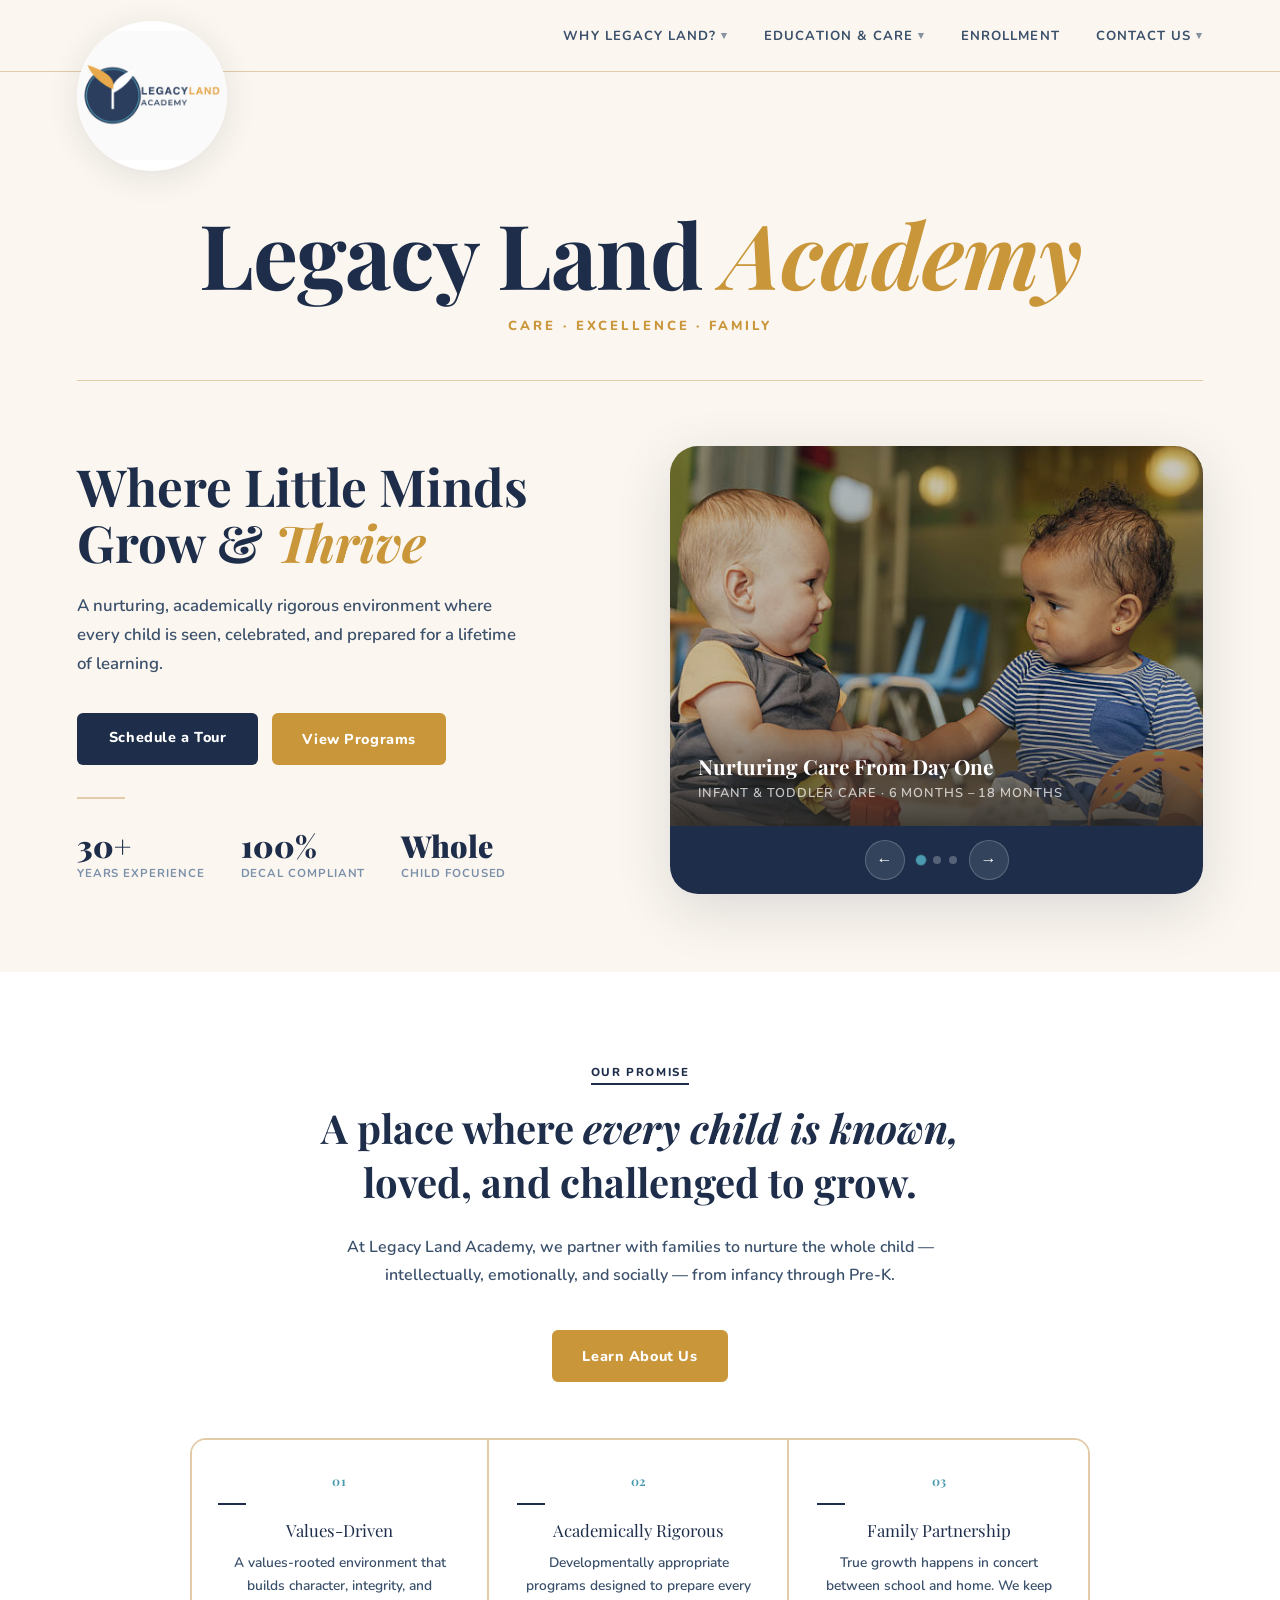
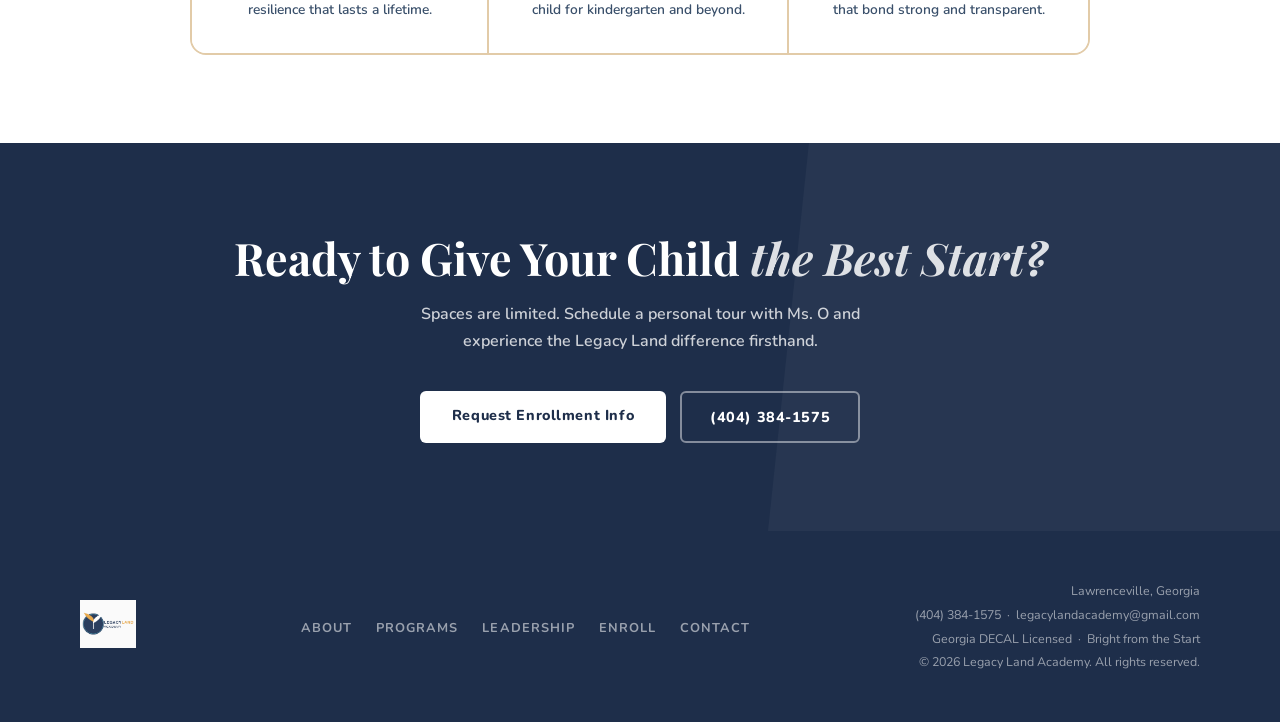
<file: index.html>
<!DOCTYPE html>
<html lang="en">
<head>
<meta charset="UTF-8">
<meta name="viewport" content="width=device-width, initial-scale=1.0">
<meta name="description" content="Legacy Land Academy is a nurturing, DECAL-licensed daycare and preschool in Lawrenceville, Georgia serving children ages 6 months through 5 years.">
<title>Legacy Land Academy – Daycare &amp; Preschool</title>
<link href="https://fonts.googleapis.com/css2?family=Nunito:wght@400;600;700;800;900&family=Playfair+Display:ital,wght@0,700;0,900;1,700&display=swap" rel="stylesheet">
<link rel="stylesheet" href="styles.css">
<link rel="icon" href="images/logo.png" type="image/png">
<style>
  /* ── HOMEPAGE-SPECIFIC ── */

  /* HERO */
  .hero {
    min-height: 100vh;
    display: flex;
    flex-direction: column;
    padding: 90px 6% 70px;
    background: var(--cream);
  }

  /* Brand title strip */
  .hero-brand {
    padding: 44px 0 44px;
    border-bottom: 1px solid var(--tan);
    margin-bottom: 56px;
    animation: fadeUp 0.6s ease both;
    text-align: center;
  }

  .hero-brand-title {
    font-family: 'Playfair Display', serif;
    font-size: clamp(3.2rem, 7vw, 6rem);
    line-height: 1.05; color: #1E2E4A;
    margin-bottom: 14px;
    letter-spacing: -0.01em;
  }

  .hero-brand-title em { font-style: italic; color: #C9963A; }

  .hero-brand-sub {
    font-size: 0.82rem; font-weight: 800;
    text-transform: uppercase; letter-spacing: 0.22em;
    color: var(--gold);
  }

  /* Two-column row */
  .hero-body-row {
    display: grid;
    grid-template-columns: 1fr 1fr;
    gap: 60px;
    align-items: center;
    flex: 1;
  }

  .hero-title {
    font-family: 'Playfair Display', serif;
    font-size: clamp(2.2rem, 4vw, 3.4rem);
    line-height: 1.1; color: var(--charcoal);
    margin-bottom: 20px;
    animation: fadeUp 0.7s ease 0.1s both;
  }

  .hero-title em { font-style: italic; color: var(--gold); }

  .hero-body {
    font-size: 1.05rem; color: var(--charcoal-mid);
    line-height: 1.75; font-weight: 600;
    max-width: 440px; margin-bottom: 34px;
    animation: fadeUp 0.7s ease 0.2s both;
  }

  .hero-actions {
    display: flex; gap: 14px; flex-wrap: wrap;
    animation: fadeUp 0.7s ease 0.3s both;
  }

  .hero-divider {
    width: 48px; height: 2px;
    background: var(--tan); margin: 32px 0;
    animation: fadeUp 0.7s ease 0.35s both;
  }

  .hero-stats {
    display: flex; gap: 36px; flex-wrap: wrap;
    animation: fadeUp 0.7s ease 0.4s both;
  }

  .stat-num {
    font-family: 'Playfair Display', serif;
    font-size: 1.9rem; font-weight: 900;
    color: var(--green); display: block; line-height: 1;
  }

  .stat-label {
    font-size: 0.72rem; color: var(--charcoal-light);
    font-weight: 700; text-transform: uppercase;
    letter-spacing: 0.08em; margin-top: 4px; display: block;
  }

  /* Carousel in hero */
  .hero-carousel {
    border-radius: var(--radius-lg);
    overflow: hidden;
    box-shadow: var(--shadow-float);
    animation: fadeUp 0.8s ease 0.15s both;
  }

  .hero-carousel .carousel-track-wrap { overflow: hidden; }

  .hero-carousel .carousel-track {
    display: flex;
    transition: transform 0.55s cubic-bezier(0.45,0,0.15,1);
  }

  .hero-carousel .carousel-slide {
    min-width: 100%; height: 380px;
    position: relative; flex-shrink: 0;
  }

  .hero-carousel .carousel-slide img {
    width: 100%; height: 100%; object-fit: cover;
    display: block; filter: brightness(0.78);
  }

  .hero-carousel .carousel-caption {
    position: absolute; bottom: 0; left: 0; right: 0;
    padding: 50px 28px 24px;
    background: linear-gradient(to top, rgba(46,42,37,0.82) 0%, transparent 100%);
    color: #fff;
  }

  .hero-carousel .carousel-caption h3 {
    font-family: 'Playfair Display', serif;
    font-size: 1.3rem; margin-bottom: 4px;
  }

  .hero-carousel .carousel-caption p {
    font-size: 0.8rem; opacity: 0.72; font-weight: 600;
    text-transform: uppercase; letter-spacing: 0.07em;
  }

  .hero-carousel .carousel-controls {
    display: flex; justify-content: center; align-items: center;
    gap: 12px; padding: 14px;
    background: var(--charcoal);
  }

  .carousel-btn {
    background: rgba(255,255,255,0.1);
    border: 1px solid rgba(255,255,255,0.2);
    color: #fff; width: 36px; height: 36px;
    border-radius: 50%; cursor: pointer; font-size: 0.95rem;
    transition: background 0.2s;
    display: flex; align-items: center; justify-content: center;
  }
  .carousel-btn:hover { background: var(--green); border-color: var(--green); }

  .carousel-dots { display: flex; gap: 8px; }

  .carousel-dot {
    width: 7px; height: 7px; border-radius: 50%;
    background: rgba(255,255,255,0.25); cursor: pointer;
    transition: background 0.2s, transform 0.2s;
    border: none;
  }
  .carousel-dot.active { background: var(--green-light); transform: scale(1.3); }

  @keyframes fadeUp {
    from { opacity: 0; transform: translateY(20px); }
    to { opacity: 1; transform: none; }
  }

  @media (max-width: 900px) {
    .hero-body-row { grid-template-columns: 1fr; gap: 40px; }
    .hero-carousel .carousel-slide { height: 280px; }
  }

  /* CAROUSEL */
  .carousel-section { background: var(--charcoal); padding: 0; overflow: hidden; }

  .carousel-track-wrap { overflow: hidden; position: relative; }

  .carousel-track {
    display: flex;
    transition: transform 0.55s cubic-bezier(0.45,0,0.15,1);
  }

  .carousel-slide {
    min-width: 100%; height: 480px;
    position: relative; flex-shrink: 0;
  }

  .carousel-slide img {
    width: 100%; height: 100%; object-fit: cover;
    display: block; filter: brightness(0.75);
  }

  .carousel-caption {
    position: absolute; bottom: 0; left: 0; right: 0;
    padding: 60px 8% 40px;
    background: linear-gradient(to top, rgba(46,42,37,0.82) 0%, transparent 100%);
    color: #fff;
  }

  .carousel-caption h3 {
    font-family: 'Playfair Display', serif;
    font-size: 1.6rem; margin-bottom: 6px;
  }

  .carousel-caption p {
    font-size: 0.88rem; opacity: 0.75; font-weight: 600;
    text-transform: uppercase; letter-spacing: 0.08em;
  }

  .carousel-controls {
    display: flex; justify-content: center; align-items: center;
    gap: 12px; padding: 20px;
    background: var(--charcoal);
  }

  .carousel-btn {
    background: rgba(255,255,255,0.1);
    border: 1px solid rgba(255,255,255,0.2);
    color: #fff; width: 40px; height: 40px;
    border-radius: 50%; cursor: pointer; font-size: 1rem;
    transition: background 0.2s;
    display: flex; align-items: center; justify-content: center;
  }
  .carousel-btn:hover { background: var(--green); border-color: var(--green); }

  .carousel-dots { display: flex; gap: 8px; }

  .carousel-dot {
    width: 8px; height: 8px; border-radius: 50%;
    background: rgba(255,255,255,0.25); cursor: pointer;
    transition: background 0.2s, transform 0.2s;
    border: none;
  }
  .carousel-dot.active { background: var(--green-light); transform: scale(1.3); }

  /* SLOGAN */
  .slogan-section {
    padding: 88px 6%;
    background: var(--white);
    text-align: center;
  }

  .slogan-main {
    font-family: 'Playfair Display', serif;
    font-size: clamp(1.7rem, 3.2vw, 2.5rem);
    color: var(--charcoal); line-height: 1.35;
    max-width: 780px; margin: 0 auto 24px;
  }

  .slogan-main em { color: var(--green); font-style: italic; }

  .slogan-body {
    font-size: 1rem; color: var(--charcoal-mid);
    max-width: 620px; margin: 0 auto 40px;
    line-height: 1.78; font-weight: 600;
  }

  .slogan-pillars {
    display: grid; grid-template-columns: repeat(3,1fr);
    gap: 2px; border: 2px solid var(--tan);
    border-radius: var(--radius); overflow: hidden;
    max-width: 900px; margin: 48px auto 0;
  }

  .slogan-pillar {
    padding: 32px 26px;
    background: var(--white);
    border-right: 2px solid var(--tan);
    transition: background 0.22s;
  }
  .slogan-pillar:last-child { border-right: none; }
  .slogan-pillar:hover { background: var(--green-pale); }

  .pillar-num {
    font-family: 'Playfair Display', serif;
    font-size: 0.78rem; font-weight: 700;
    color: var(--tan-dark); letter-spacing: 0.06em;
    margin-bottom: 14px; display: block;
  }

  .pillar-rule {
    width: 28px; height: 2px;
    background: var(--green); margin-bottom: 14px; display: block;
    transition: width 0.3s;
  }
  .slogan-pillar:hover .pillar-rule { width: 48px; }

  .pillar-name {
    font-family: 'Playfair Display', serif;
    font-size: 1.05rem; color: var(--charcoal);
    margin-bottom: 10px;
  }

  .pillar-text {
    font-size: 0.86rem; color: var(--charcoal-mid);
    line-height: 1.7; font-weight: 600;
  }

  /* TESTIMONIALS */
  .testimonials-section {
    padding: 88px 6%;
    background: var(--cream);
  }

  .t-carousel { margin-top: 48px; }

  .t-track {
    display: grid;
    grid-template-columns: repeat(3, 1fr);
    gap: 28px;
  }

  .t-controls {
    display: flex; justify-content: center; align-items: center;
    gap: 16px; margin-top: 36px;
  }

  .t-btn {
    background: var(--green-pale);
    border: 1px solid var(--tan);
    color: var(--green);
    width: 40px; height: 40px;
    border-radius: 50%; cursor: pointer; font-size: 1rem;
    display: flex; align-items: center; justify-content: center;
    transition: background 0.2s;
  }
  .t-btn:hover { background: var(--green); color: #fff; }

  .t-dots { display: flex; gap: 8px; }

  .t-dot {
    width: 8px; height: 8px; border-radius: 50%;
    background: var(--tan); cursor: pointer; border: none;
    transition: background 0.2s, transform 0.2s;
  }
  .t-dot.active { background: var(--green); transform: scale(1.3); }

  @media (max-width: 900px) {
    .t-track { grid-template-columns: 1fr; }
  }

  .testimonials-grid {
    display: grid; grid-template-columns: repeat(3,1fr); gap: 28px;
    margin-top: 0;
  }

  .testimonial-card {
    background: var(--white);
    border-radius: var(--radius);
    border: 1px solid var(--tan);
    box-shadow: var(--shadow-soft);
    padding: 32px 28px;
    transition: transform 0.3s, box-shadow 0.3s;
    display: flex; flex-direction: column; gap: 20px;
  }

  .testimonial-card:hover {
    transform: translateY(-4px);
    box-shadow: var(--shadow-card);
  }

  .testimonial-stars { color: var(--gold); font-size: 1rem; letter-spacing: 2px; }

  .testimonial-quote {
    font-family: 'Playfair Display', serif;
    font-size: 1rem; font-style: italic;
    color: var(--charcoal); line-height: 1.65;
  }

  .testimonial-author {
    display: flex; align-items: center; gap: 14px;
    margin-top: auto;
  }

  .author-avatar {
    width: 42px; height: 42px; border-radius: 50%;
    background: var(--green-pale);
    display: flex; align-items: center; justify-content: center;
    font-family: 'Playfair Display', serif;
    font-size: 1rem; color: var(--green); font-weight: 900;
    flex-shrink: 0;
  }

  .author-name { font-weight: 800; font-size: 0.88rem; color: var(--charcoal); display: block; }
  .author-role { font-size: 0.75rem; color: var(--charcoal-light); font-weight: 600; }

  /* ENROLL CTA */
  .enroll-cta {
    background: var(--green);
    padding: 88px 6%;
    text-align: center;
    position: relative; overflow: hidden;
  }

  .enroll-cta::before {
    content: '';
    position: absolute; right: 0; top: 0; bottom: 0;
    width: 40%;
    background: rgba(255,255,255,0.04);
    clip-path: polygon(8% 0%, 100% 0%, 100% 100%, 0% 100%);
  }

  .enroll-inner { position: relative; z-index: 2; }

  .enroll-title {
    font-family: 'Playfair Display', serif;
    font-size: clamp(2rem, 3.5vw, 2.8rem);
    color: #fff; margin-bottom: 16px; line-height: 1.2;
  }

  .enroll-title em { font-style: italic; opacity: 0.85; }

  .enroll-sub {
    color: rgba(255,255,255,0.78);
    font-size: 1rem; font-weight: 600;
    max-width: 520px; margin: 0 auto 36px; line-height: 1.7;
  }

  .enroll-actions { display: flex; gap: 14px; justify-content: center; flex-wrap: wrap; }

  .btn-enroll {
    background: #fff; color: var(--green);
    padding: 14px 32px; border-radius: 6px;
    font-weight: 800; font-size: 0.9rem;
    text-decoration: none; letter-spacing: 0.04em;
    transition: background 0.2s, transform 0.2s;
    display: inline-block;
  }
  .btn-enroll:hover { background: var(--cream); transform: translateY(-2px); }

  .btn-call {
    background: transparent; color: #fff;
    padding: 14px 28px; border-radius: 6px;
    font-weight: 800; font-size: 0.9rem;
    text-decoration: none; letter-spacing: 0.04em;
    border: 2px solid rgba(255,255,255,0.45);
    transition: border-color 0.2s, transform 0.2s;
    display: inline-block;
  }
  .btn-call:hover { border-color: #fff; transform: translateY(-2px); }

  /* RESPONSIVE */
  @media (max-width: 768px) {
    .slogan-pillars { grid-template-columns: 1fr; }
    .testimonials-grid { grid-template-columns: 1fr; }
    .carousel-slide { height: 320px; }
  }

  @media (max-width: 600px) {
    .hero { padding: 76px 6% 50px; }
    .hero-brand { padding: 28px 0; margin-bottom: 36px; }
    .hero-stats { gap: 24px; }
    .hero-carousel .carousel-slide { height: 220px; }
    .enroll-actions { flex-direction: column; align-items: stretch; }
    .enroll-actions a { text-align: center; }
  }
</style>
</head>
<body class="page-body">
<script src="nav.js"></script>

<!-- HERO -->
<section class="hero">

  <!-- Academy title under navbar -->
  <div class="hero-brand">
    <h1 class="hero-brand-title">Legacy Land <em>Academy</em></h1>
    <span class="hero-brand-sub">Care · Excellence · Family</span>
  </div>

  <!-- Two-column body -->
  <div class="hero-body-row">
    <div class="hero-content">
      <h2 class="hero-title">Where Little Minds<br>Grow &amp; <em>Thrive</em></h2>
      <p class="hero-body">
        A nurturing, academically rigorous environment where every child is seen, celebrated, and prepared for a lifetime of learning.
      </p>
      <div class="hero-actions">
        <a href="request-info.html" class="btn-primary">Schedule a Tour</a>
        <a href="programs.html" class="btn-outline">View Programs</a>
      </div>
      <div class="hero-divider"></div>
      <div class="hero-stats">
        <div class="stat-item">
          <span class="stat-num">30+</span>
          <span class="stat-label">Years Experience</span>
        </div>
        <div class="stat-item">
          <span class="stat-num">100%</span>
          <span class="stat-label">DECAL Compliant</span>
        </div>
        <div class="stat-item">
          <span class="stat-num">Whole</span>
          <span class="stat-label">Child Focused</span>
        </div>
      </div>
    </div>

    <!-- Carousel on the right -->
    <div class="hero-carousel">
      <div class="carousel-track-wrap">
        <div class="carousel-track" id="carouselTrack">
          <div class="carousel-slide">
            <img src="images/img2.jpg" alt="Infant and Toddler Care">
            <div class="carousel-caption">
              <h3>Nurturing Care From Day One</h3>
              <p>Infant &amp; Toddler Care · 6 Months – 18 Months</p>
            </div>
          </div>
          <div class="carousel-slide">
            <img src="images/img3.jpg" alt="Early Explorers">
            <div class="carousel-caption">
              <h3>Learning Through Play</h3>
              <p>Early Explorers Program · Ages 18 Months – 3 Years</p>
            </div>
          </div>
          <div class="carousel-slide">
            <img src="images/img4.jpg" alt="Pre-K Academy">
            <div class="carousel-caption">
              <h3>Kindergarten-Ready Curriculum</h3>
              <p>Pre-K Academy · Ages 3 – 5 Years</p>
            </div>
          </div>
        </div>
      </div>
      <div class="carousel-controls">
        <button class="carousel-btn" id="prevBtn">&#8592;</button>
        <div class="carousel-dots" id="carouselDots"></div>
        <button class="carousel-btn" id="nextBtn">&#8594;</button>
      </div>
    </div>
  </div>

</section>

<!-- SLOGAN + PILLARS -->
<section class="slogan-section">
  <div class="section-wrap">
    <div class="section-header reveal">
      <span class="eyebrow">Our Promise</span>
      <h2 class="slogan-main">A place where <em>every child is known,</em><br>loved, and challenged to grow.</h2>
      <p class="slogan-body">
        At Legacy Land Academy, we partner with families to nurture the whole child — intellectually, emotionally, and socially — from infancy through Pre-K.
      </p>
      <a href="about.html" class="btn-outline">Learn About Us</a>
    </div>
    <div class="slogan-pillars">
      <div class="slogan-pillar reveal reveal-d1">
        <span class="pillar-num">01</span>
        <span class="pillar-rule"></span>
        <div class="pillar-name">Values-Driven</div>
        <p class="pillar-text">A values-rooted environment that builds character, integrity, and resilience that lasts a lifetime.</p>
      </div>
      <div class="slogan-pillar reveal reveal-d2">
        <span class="pillar-num">02</span>
        <span class="pillar-rule"></span>
        <div class="pillar-name">Academically Rigorous</div>
        <p class="pillar-text">Developmentally appropriate programs designed to prepare every child for kindergarten and beyond.</p>
      </div>
      <div class="slogan-pillar reveal reveal-d3">
        <span class="pillar-num">03</span>
        <span class="pillar-rule"></span>
        <div class="pillar-name">Family Partnership</div>
        <p class="pillar-text">True growth happens in concert between school and home. We keep that bond strong and transparent.</p>
      </div>
    </div>
  </div>
</section>

<!-- TESTIMONIALS (rendered by JS when approvedTestimonials has entries) -->
<section class="testimonials-section" id="testimonialsSection" style="display:none;">
  <div class="section-wrap">
    <div class="section-header reveal" style="text-align:center;">
      <span class="eyebrow">Parent Reviews</span>
      <h2 class="section-title">What Families Are Saying</h2>
      <p class="section-sub">Hear directly from the families who trust us with their most precious gift.</p>
    </div>
    <div class="t-carousel" id="tCarousel" style="margin-top:48px;">
      <div class="t-track" id="tTrack" style="display:grid;grid-template-columns:repeat(3,1fr);gap:28px;"></div>
      <div class="t-controls" style="display:flex;justify-content:center;align-items:center;gap:16px;margin-top:36px;">
        <button class="carousel-btn" id="tPrev">&#8592;</button>
        <div class="carousel-dots" id="tDots"></div>
        <button class="carousel-btn" id="tNext">&#8594;</button>
      </div>
    </div>
  </div>
</section>

<!-- ENROLL CTA -->
<section class="enroll-cta">
  <div class="enroll-inner">
    <h2 class="enroll-title">Ready to Give Your Child <em>the Best Start?</em></h2>
    <p class="enroll-sub">Spaces are limited. Schedule a personal tour with Ms. O and experience the Legacy Land difference firsthand.</p>
    <div class="enroll-actions">
      <a href="request-info.html" class="btn-enroll">Request Enrollment Info</a>
      <a href="tel:4043841575" class="btn-call">(404) 384-1575</a>
    </div>
  </div>
</section>

<!-- FOOTER -->
<footer>
  <div class="footer-inner">
    <div class="footer-logo">
      <img src="images/logo.png" alt="Legacy Land Academy">
    </div>
    <ul class="footer-links">
      <li><a href="about.html">About</a></li>
      <li><a href="programs.html">Programs</a></li>
      <li><a href="leadership.html">Leadership</a></li>
      <li><a href="request-info.html">Enroll</a></li>
      <li><a href="contact.html">Contact</a></li>
    </ul>
    <div class="footer-right">
      Lawrenceville, Georgia<br>
      <a href="tel:4043841575">(404) 384-1575</a> &nbsp;·&nbsp;
      <a href="mailto:legacylandacademy@gmail.com">legacylandacademy@gmail.com</a><br>
      Georgia DECAL Licensed &nbsp;·&nbsp; Bright from the Start<br>
      &copy; 2026 Legacy Land Academy. All rights reserved.
    </div>
  </div>
</footer>

<script src="main.js"></script>
<script>
// Testimonial carousel
(function () {
  const cards = Array.from(document.querySelectorAll('.t-track .testimonial-card'));
  const dotsEl = document.getElementById('tDots');
  const perPage = window.innerWidth <= 900 ? 1 : 3;
  const pages = Math.ceil(cards.length / perPage);
  let page = 0;

  cards.forEach((_, i) => {
    const d = document.createElement('button');
    d.className = 't-dot' + (i === 0 ? ' active' : '');
    d.addEventListener('click', () => goTo(i));
    dotsEl.appendChild(d);
  });

  function goTo(n) {
    page = (n + pages) % pages;
    cards.forEach((c, i) => {
      c.style.display = (i >= page * perPage && i < (page + 1) * perPage) ? '' : 'none';
    });
    document.querySelectorAll('.t-dot').forEach((d, i) => d.classList.toggle('active', i === page));
  }

  goTo(0);
  document.getElementById('tPrev').addEventListener('click', () => goTo(page - 1));
  document.getElementById('tNext').addEventListener('click', () => goTo(page + 1));
})();

// Scroll reveal
const observer = new IntersectionObserver(
  entries => entries.forEach(e => { if (e.isIntersecting) e.target.classList.add('visible'); }),
  { threshold: 0.1 }
);
document.querySelectorAll('.reveal').forEach(el => observer.observe(el));

// Carousel
const track = document.getElementById('carouselTrack');
const slides = track.querySelectorAll('.carousel-slide');
const dotsContainer = document.getElementById('carouselDots');
let current = 0;

slides.forEach((_, i) => {
  const dot = document.createElement('button');
  dot.className = 'carousel-dot' + (i === 0 ? ' active' : '');
  dot.addEventListener('click', () => goTo(i));
  dotsContainer.appendChild(dot);
});

function goTo(n) {
  current = (n + slides.length) % slides.length;
  track.style.transform = `translateX(-${current * 100}%)`;
  document.querySelectorAll('.carousel-dot').forEach((d, i) =>
    d.classList.toggle('active', i === current)
  );
}

document.getElementById('prevBtn').addEventListener('click', () => goTo(current - 1));
document.getElementById('nextBtn').addEventListener('click', () => goTo(current + 1));

// Auto-advance
setInterval(() => goTo(current + 1), 5000);
</script>

<script src="testimonials.js"></script>
<script>
(function () {
  if (!approvedTestimonials || approvedTestimonials.length === 0) return;

  const section = document.getElementById('testimonialsSection');
  const track = document.getElementById('tTrack');
  const dotsEl = document.getElementById('tDots');
  const perPage = window.innerWidth <= 900 ? 1 : 3;
  let page = 0;

  approvedTestimonials.forEach(t => {
    const stars = '★'.repeat(t.rating) + '☆'.repeat(5 - t.rating);
    const card = document.createElement('div');
    card.className = 'testimonial-card';
    card.innerHTML = `
      <div class="testimonial-stars">${stars}</div>
      <p class="testimonial-quote">"${t.quote}"</p>
      <div class="testimonial-author">
        <div class="author-avatar">${t.name.charAt(0)}</div>
        <div>
          <span class="author-name">${t.name}</span>
          <span class="author-role">${t.role}</span>
        </div>
      </div>`;
    track.appendChild(card);
  });

  const cards = Array.from(track.querySelectorAll('.testimonial-card'));
  const pages = Math.ceil(cards.length / perPage);

  for (let i = 0; i < pages; i++) {
    const d = document.createElement('button');
    d.className = 'carousel-dot' + (i === 0 ? ' active' : '');
    d.addEventListener('click', () => goToPage(i));
    dotsEl.appendChild(d);
  }

  function goToPage(n) {
    page = (n + pages) % pages;
    cards.forEach((c, i) => {
      c.style.display = (i >= page * perPage && i < (page + 1) * perPage) ? '' : 'none';
    });
    dotsEl.querySelectorAll('.carousel-dot').forEach((d, i) =>
      d.classList.toggle('active', i === page)
    );
  }

  goToPage(0);
  document.getElementById('tPrev').addEventListener('click', () => goToPage(page - 1));
  document.getElementById('tNext').addEventListener('click', () => goToPage(page + 1));

  section.style.display = '';
})();
</script>
</body>
</html>
</file>
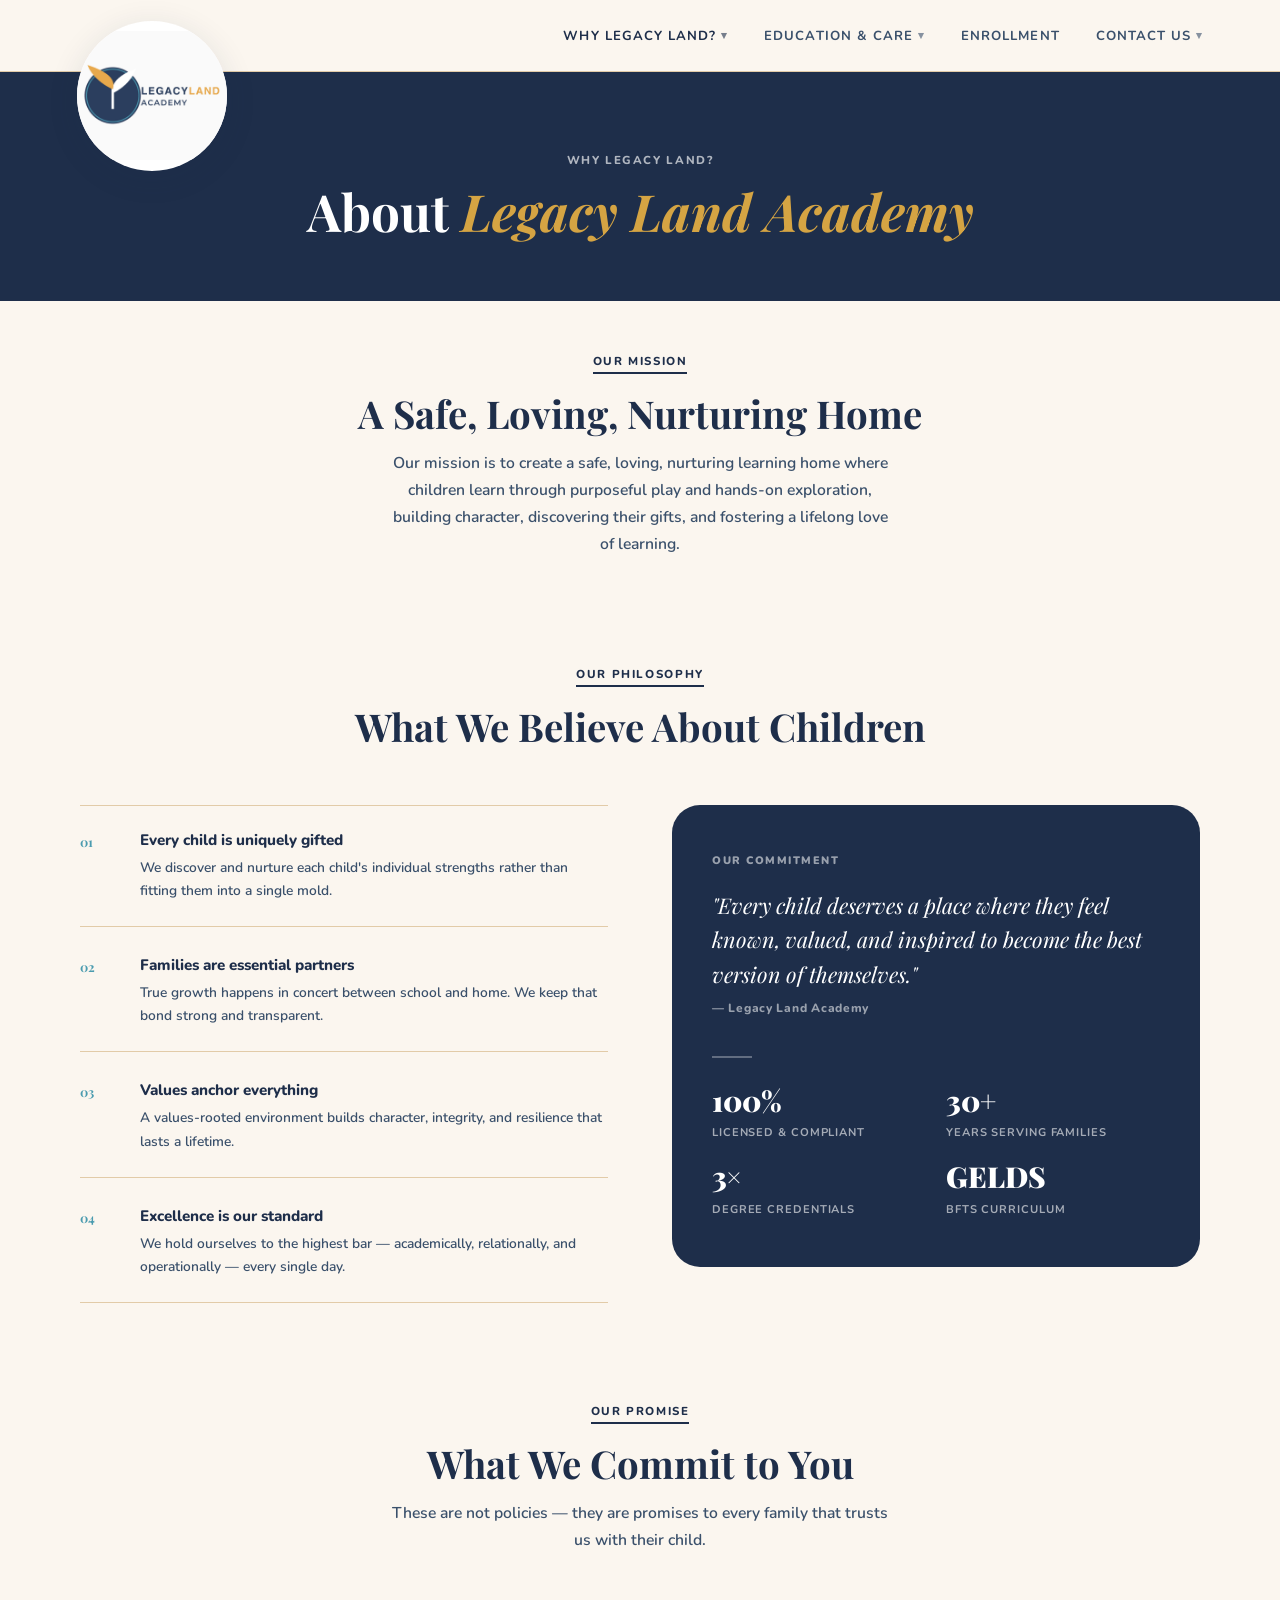
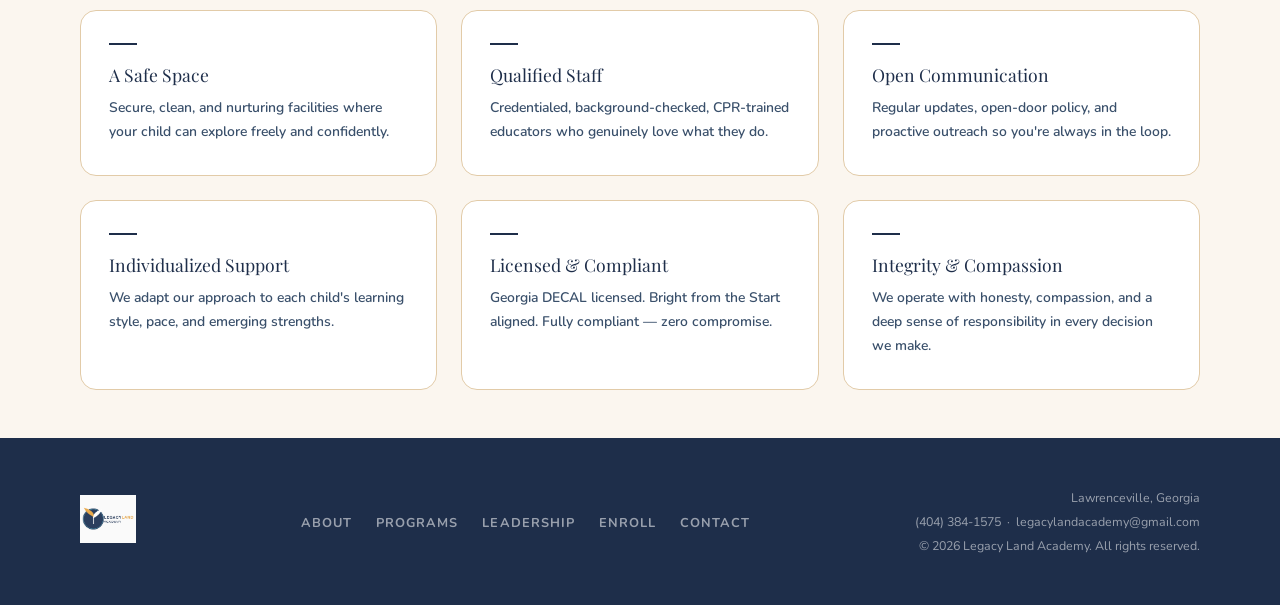
<file: about.html>
<!DOCTYPE html>
<html lang="en">
<head>
<meta charset="UTF-8">
<meta name="viewport" content="width=device-width, initial-scale=1.0">
<meta name="description" content="Learn about Legacy Land Academy's mission, philosophy, and commitment to providing a safe, loving, nurturing early childhood education in Lawrenceville, GA.">
<title>About – Legacy Land Academy</title>
<link href="https://fonts.googleapis.com/css2?family=Nunito:wght@400;600;700;800;900&family=Playfair+Display:ital,wght@0,700;0,900;1,700&display=swap" rel="stylesheet">
<link rel="stylesheet" href="styles.css">
<link rel="icon" href="images/logo.png" type="image/png">
<style>
  .page-hero {
    background: var(--green);
    padding: 80px 6% 60px;
    text-align: center;
    color: #fff;
  }
  .page-hero-eyebrow {
    font-size: 0.72rem; font-weight: 800;
    text-transform: uppercase; letter-spacing: 0.14em;
    opacity: 0.65; display: block; margin-bottom: 14px;
  }
  .page-hero-title {
    font-family: 'Playfair Display', serif;
    font-size: clamp(2.2rem, 4vw, 3.2rem);
    line-height: 1.15;
  }
  .page-hero-title em { font-style: italic; opacity: 0.85; }

  /* PHILOSOPHY */
  .philosophy { padding: 48px 6%; background: var(--cream); }

  .philosophy-inner {
    max-width: 1120px; margin: 0 auto;
    display: grid; grid-template-columns: 1fr 1fr; gap: 64px;
    align-items: start;
  }

  .beliefs { display: flex; flex-direction: column; gap: 4px; }

  .belief {
    padding: 24px 0;
    border-bottom: 1px solid var(--tan);
    display: grid; grid-template-columns: 40px 1fr; gap: 20px;
    align-items: start;
    transition: padding-left 0.2s;
    cursor: default;
  }
  .belief:hover { padding-left: 6px; }
  .belief:first-child { border-top: 1px solid var(--tan); }

  .belief-num {
    font-family: 'Playfair Display', serif;
    font-size: 0.8rem; font-weight: 700;
    color: var(--tan-dark); padding-top: 3px;
  }

  .belief-title { font-size: 0.95rem; font-weight: 800; color: var(--charcoal); margin-bottom: 6px; }
  .belief-body { font-size: 0.86rem; color: var(--charcoal-mid); line-height: 1.68; font-weight: 600; }

  .verse-card {
    background: var(--green);
    border-radius: var(--radius-lg);
    padding: 48px 40px;
    color: #fff;
    position: sticky; top: 100px;
  }
  .verse-label { font-size: 0.68rem; font-weight: 900; text-transform: uppercase; letter-spacing: 0.14em; opacity: 0.55; margin-bottom: 20px; display: block; }
  .verse-text { font-family: 'Playfair Display', serif; font-size: 1.35rem; font-style: italic; line-height: 1.6; margin-bottom: 8px; }
  .verse-ref { font-size: 0.75rem; font-weight: 800; opacity: 0.55; letter-spacing: 0.06em; display: block; margin-bottom: 40px; }
  .verse-rule { width: 40px; height: 2px; background: rgba(255,255,255,0.3); margin: 28px 0; }
  .verse-stats { display: grid; grid-template-columns: 1fr 1fr; gap: 20px; }
  .vstat strong { display: block; font-family: 'Playfair Display', serif; font-size: 1.8rem; font-weight: 900; line-height: 1; margin-bottom: 6px; }
  .vstat span { font-size: 0.7rem; font-weight: 700; opacity: 0.6; text-transform: uppercase; letter-spacing: 0.08em; }

  /* COMMITMENT */
  .commitment { padding: 48px 6%; background: var(--cream); }

  .commitment-grid { display: grid; grid-template-columns: repeat(3,1fr); gap: 24px; }

  .commit-card {
    padding: 32px 28px;
    border: 1px solid var(--tan);
    border-radius: var(--radius);
    background: var(--white);
    transition: background 0.22s, box-shadow 0.22s;
  }
  .commit-card:hover { background: var(--green-pale); box-shadow: var(--shadow-soft); }

  .commit-rule { width: 28px; height: 2px; background: var(--green); margin-bottom: 18px; display: block; transition: width 0.3s; }
  .commit-card:hover .commit-rule { width: 48px; }

  .commit-title { font-family: 'Playfair Display', serif; font-size: 1.1rem; color: var(--charcoal); margin-bottom: 10px; }
  .commit-text { font-size: 0.87rem; color: var(--charcoal-mid); line-height: 1.7; font-weight: 600; }

  @media (max-width: 768px) {
    .philosophy-inner { grid-template-columns: 1fr; }
    .commitment-grid { grid-template-columns: 1fr; }
  }
</style>
</head>
<body class="page-body">
<script src="nav.js"></script>

<div class="page-hero">
  <span class="page-hero-eyebrow">Why Legacy Land?</span>
  <h1 class="page-hero-title">About <em>Legacy Land Academy</em></h1>
</div>

<!-- MISSION -->
<section class="philosophy" style="padding-bottom: 0;">
  <div class="section-wrap">
    <div class="section-header reveal">
      <span class="eyebrow">Our Mission</span>
      <h2 class="section-title">A Safe, Loving, Nurturing Home</h2>
      <p class="section-sub">Our mission is to create a safe, loving, nurturing learning home where children learn through purposeful play and hands-on exploration, building character, discovering their gifts, and fostering a lifelong love of learning.</p>
    </div>
  </div>
</section>

<!-- PHILOSOPHY / BELIEFS -->
<section class="philosophy">
  <div class="section-wrap">
    <div class="section-header reveal">
      <span class="eyebrow">Our Philosophy</span>
      <h2 class="section-title">What We Believe About Children</h2>
    </div>
    <div class="philosophy-inner">
      <div class="beliefs">
        <div class="belief reveal reveal-d1">
          <span class="belief-num">01</span>
          <div>
            <div class="belief-title">Every child is uniquely gifted</div>
            <p class="belief-body">We discover and nurture each child's individual strengths rather than fitting them into a single mold.</p>
          </div>
        </div>
        <div class="belief reveal reveal-d2">
          <span class="belief-num">02</span>
          <div>
            <div class="belief-title">Families are essential partners</div>
            <p class="belief-body">True growth happens in concert between school and home. We keep that bond strong and transparent.</p>
          </div>
        </div>
        <div class="belief reveal reveal-d3">
          <span class="belief-num">03</span>
          <div>
            <div class="belief-title">Values anchor everything</div>
            <p class="belief-body">A values-rooted environment builds character, integrity, and resilience that lasts a lifetime.</p>
          </div>
        </div>
        <div class="belief reveal reveal-d4">
          <span class="belief-num">04</span>
          <div>
            <div class="belief-title">Excellence is our standard</div>
            <p class="belief-body">We hold ourselves to the highest bar — academically, relationally, and operationally — every single day.</p>
          </div>
        </div>
      </div>
      <div class="verse-card reveal reveal-d2">
        <span class="verse-label">Our Commitment</span>
        <p class="verse-text">"Every child deserves a place where they feel known, valued, and inspired to become the best version of themselves."</p>
        <span class="verse-ref">— Legacy Land Academy</span>
        <div class="verse-rule"></div>
        <div class="verse-stats">
          <div class="vstat"><strong>100%</strong><span>Licensed &amp; Compliant</span></div>
          <div class="vstat"><strong>30+</strong><span>Years Serving Families</span></div>
          <div class="vstat"><strong>3×</strong><span>Degree Credentials</span></div>
          <div class="vstat"><strong>GELDS</strong><span>BFTS Curriculum</span></div>
        </div>
      </div>
    </div>
  </div>
</section>

<!-- COMMITMENT -->
<section class="commitment">
  <div class="section-wrap">
    <div class="section-header reveal">
      <span class="eyebrow">Our Promise</span>
      <h2 class="section-title">What We Commit to You</h2>
      <p class="section-sub">These are not policies — they are promises to every family that trusts us with their child.</p>
    </div>
    <div class="commitment-grid">
      <div class="commit-card reveal reveal-d1">
        <span class="commit-rule"></span>
        <div class="commit-title">A Safe Space</div>
        <p class="commit-text">Secure, clean, and nurturing facilities where your child can explore freely and confidently.</p>
      </div>
      <div class="commit-card reveal reveal-d2">
        <span class="commit-rule"></span>
        <div class="commit-title">Qualified Staff</div>
        <p class="commit-text">Credentialed, background-checked, CPR-trained educators who genuinely love what they do.</p>
      </div>
      <div class="commit-card reveal reveal-d3">
        <span class="commit-rule"></span>
        <div class="commit-title">Open Communication</div>
        <p class="commit-text">Regular updates, open-door policy, and proactive outreach so you're always in the loop.</p>
      </div>
      <div class="commit-card reveal reveal-d4">
        <span class="commit-rule"></span>
        <div class="commit-title">Individualized Support</div>
        <p class="commit-text">We adapt our approach to each child's learning style, pace, and emerging strengths.</p>
      </div>
      <div class="commit-card reveal reveal-d5">
        <span class="commit-rule"></span>
        <div class="commit-title">Licensed &amp; Compliant</div>
        <p class="commit-text">Georgia DECAL licensed. Bright from the Start aligned. Fully compliant — zero compromise.</p>
      </div>
      <div class="commit-card reveal reveal-d6">
        <span class="commit-rule"></span>
        <div class="commit-title">Integrity &amp; Compassion</div>
        <p class="commit-text">We operate with honesty, compassion, and a deep sense of responsibility in every decision we make.</p>
      </div>
    </div>
  </div>
</section>

<footer>
  <div class="footer-inner">
    <div class="footer-logo"><img src="images/logo.png" alt="Legacy Land Academy"></div>
    <ul class="footer-links">
      <li><a href="about.html">About</a></li>
      <li><a href="programs.html">Programs</a></li>
      <li><a href="leadership.html">Leadership</a></li>
      <li><a href="request-info.html">Enroll</a></li>
      <li><a href="contact.html">Contact</a></li>
    </ul>
    <div class="footer-right">
      Lawrenceville, Georgia<br>
      <a href="tel:4043841575">(404) 384-1575</a> &nbsp;·&nbsp;
      <a href="mailto:legacylandacademy@gmail.com">legacylandacademy@gmail.com</a><br>
      &copy; 2026 Legacy Land Academy. All rights reserved.
    </div>
  </div>
</footer>

<script src="main.js"></script>
</body>
</html>
</file>
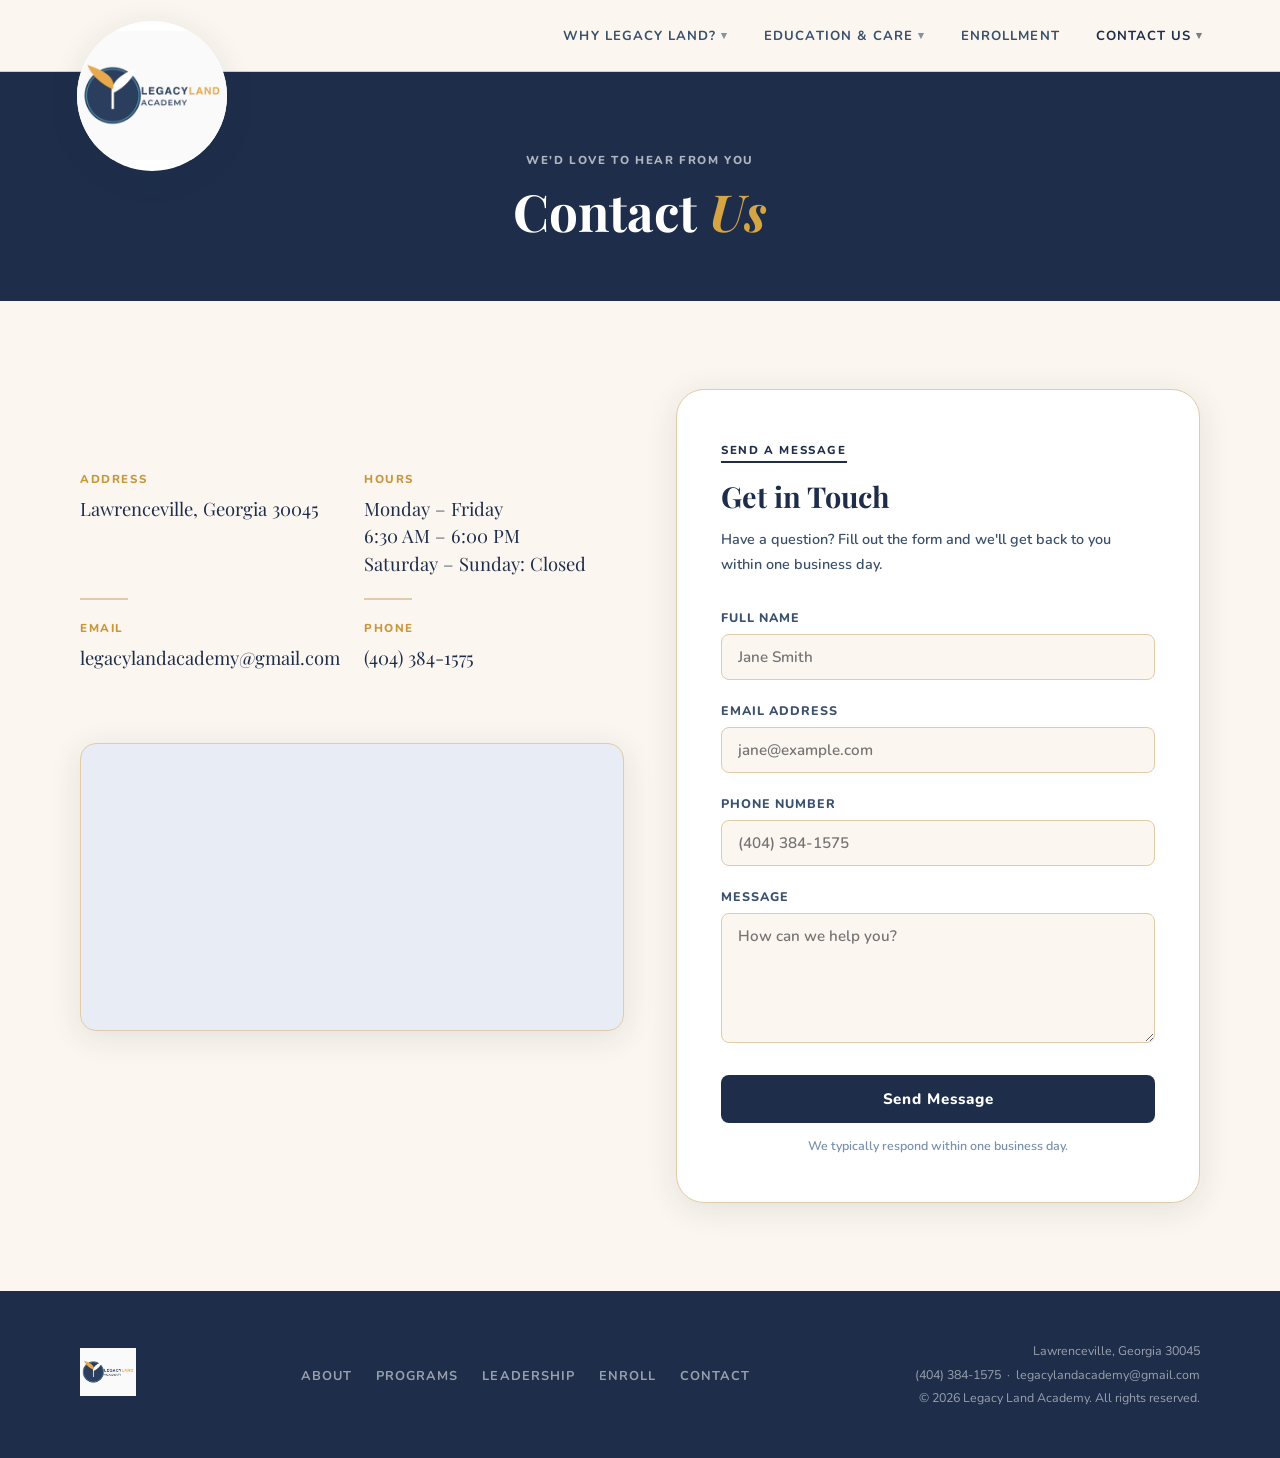
<file: contact.html>
<!DOCTYPE html>
<html lang="en">
<head>
<meta charset="UTF-8">
<meta name="viewport" content="width=device-width, initial-scale=1.0">
<meta name="description" content="Get in touch with Legacy Land Academy in Lawrenceville, Georgia. Call (404) 384-1575, email us, or fill out our contact form.">
<title>Contact Us – Legacy Land Academy</title>
<link href="https://fonts.googleapis.com/css2?family=Nunito:wght@400;600;700;800;900&family=Playfair+Display:ital,wght@0,700;0,900;1,700&display=swap" rel="stylesheet">
<link rel="stylesheet" href="styles.css">
<link rel="icon" href="images/logo.png" type="image/png">
<style>
  .page-hero { background: var(--green); padding: 80px 6% 60px; text-align: center; color: #fff; }
  .page-hero-eyebrow { font-size: 0.72rem; font-weight: 800; text-transform: uppercase; letter-spacing: 0.14em; opacity: 0.65; display: block; margin-bottom: 14px; }
  .page-hero-title { font-family: 'Playfair Display', serif; font-size: clamp(2.2rem, 4vw, 3.2rem); line-height: 1.15; }
  .page-hero-title em { font-style: italic; opacity: 0.85; }

  .contact-section { padding: 88px 6%; background: var(--cream); }

  .contact-inner {
    max-width: 1120px; margin: 0 auto;
    display: grid; grid-template-columns: 1fr 1fr; gap: 72px;
    align-items: start;
  }

  /* Info column */
  .contact-info {
    display: flex; flex-direction: column; gap: 0;
    justify-content: flex-start;
    margin-top: 82px;
  }

  .contact-details { margin-bottom: 88px; }

  .contact-details {
    display: grid;
    grid-template-columns: 1fr 1fr;
    grid-template-rows: auto auto auto;
    gap: 0 24px;
  }

  .contact-details .detail-row {
    display: contents;
  }

  .contact-block { }

  .contact-block-label {
    font-size: 0.72rem; font-weight: 800;
    text-transform: uppercase; letter-spacing: 0.14em;
    color: var(--gold); margin-bottom: 8px; display: block;
  }

  .contact-block-value {
    font-family: 'Playfair Display', serif;
    font-size: 1.15rem; color: var(--charcoal); line-height: 1.5;
  }

  .contact-block-value a {
    color: var(--charcoal); text-decoration: none;
    transition: color 0.2s;
  }
  .contact-block-value a:hover { color: var(--green); }

  .contact-divider { width: 48px; height: 2px; background: var(--tan); }

  .map-wrap {
    border-radius: var(--radius);
    overflow: hidden;
    border: 1px solid var(--tan);
    box-shadow: var(--shadow-card);
    flex: none;
    height: 288px;
    margin-top: -16px;
    width: calc(100% + 20px);
    background: var(--green-pale);
    display: flex; align-items: center; justify-content: center;
  }

  .map-wrap iframe {
    width: 100%; height: 100%; border: none; display: block;
  }

  /* Form column */
  .contact-form-wrap {
    background: var(--white);
    border-radius: var(--radius-lg);
    border: 1px solid var(--tan);
    box-shadow: var(--shadow-card);
    padding: 48px 44px;
  }

  .form-group { margin-bottom: 22px; }

  label {
    display: block;
    font-size: 0.78rem; font-weight: 800;
    text-transform: uppercase; letter-spacing: 0.08em;
    color: var(--charcoal-mid); margin-bottom: 8px;
  }

  input[type="text"],
  input[type="email"],
  input[type="tel"],
  textarea {
    width: 100%;
    padding: 12px 16px;
    border: 1.5px solid var(--tan);
    border-radius: 8px;
    font-family: 'Nunito', sans-serif;
    font-size: 0.95rem; font-weight: 600;
    color: var(--charcoal);
    background: var(--cream);
    transition: border-color 0.2s, box-shadow 0.2s;
    outline: none;
  }

  input:focus, textarea:focus {
    border-color: var(--green);
    box-shadow: 0 0 0 3px rgba(30,46,74,0.08);
    background: var(--white);
  }

  textarea { resize: vertical; min-height: 130px; }

  .form-submit {
    width: 100%;
    padding: 14px;
    background: var(--green);
    color: #fff;
    border: none; border-radius: 8px;
    font-family: 'Nunito', sans-serif;
    font-size: 0.95rem; font-weight: 800;
    letter-spacing: 0.06em;
    cursor: pointer;
    transition: background 0.2s, transform 0.2s;
    margin-top: 4px;
  }
  .form-submit:hover { background: var(--green-mid); transform: translateY(-2px); }

  .form-note { text-align: center; font-size: 0.78rem; color: var(--charcoal-light); font-weight: 600; margin-top: 14px; }

  @media (max-width: 768px) {
    .contact-inner { grid-template-columns: 1fr; }
    .contact-form-wrap { padding: 32px 24px; }
  }
</style>
</head>
<body class="page-body">
<script src="nav.js"></script>

<div class="page-hero">
  <span class="page-hero-eyebrow">We'd love to hear from you</span>
  <h1 class="page-hero-title">Contact <em>Us</em></h1>
</div>

<section class="contact-section">
  <div class="contact-inner">

    <!-- Left: info -->
    <div class="contact-info reveal">
      <div class="contact-details">
        <!-- Row 1: Address | Email -->
        <div class="contact-block" style="padding-bottom:20px;">
          <span class="contact-block-label">Address</span>
          <div class="contact-block-value">Lawrenceville, Georgia 30045</div>
        </div>
        <div class="contact-block" style="padding-bottom:20px;">
          <span class="contact-block-label">Hours</span>
          <div class="contact-block-value">Monday – Friday<br>6:30 AM – 6:00 PM<br>Saturday – Sunday: Closed</div>
        </div>
        <!-- Row 2: Dividers -->
        <div class="contact-divider"></div>
        <div class="contact-divider"></div>
        <!-- Row 3: Phone | Hours -->
        <div class="contact-block" style="padding-top:20px;">
          <span class="contact-block-label">Email</span>
          <div class="contact-block-value"><a href="mailto:legacylandacademy@gmail.com">legacylandacademy@gmail.com</a></div>
        </div>
        <div class="contact-block" style="padding-top:20px;">
          <span class="contact-block-label">Phone</span>
          <div class="contact-block-value"><a href="tel:4043841575">(404) 384-1575</a></div>
        </div>
      </div>
      <div class="map-wrap">
        <iframe
          src="https://www.google.com/maps/embed?pb=!1m18!1m12!1m3!1d3311.0!2d-83.987!3d33.956!2m3!1f0!2f0!3f0!3m2!1i1024!2i768!4f13.1!3m3!1m2!1s0x0%3A0x0!2sLawrenceville%2C+Georgia!5e0!3m2!1sen!2sus!4v1"
          allowfullscreen="" loading="lazy" referrerpolicy="no-referrer-when-downgrade">
        </iframe>
      </div>
    </div>

    <!-- Right: form -->
    <div class="contact-form-wrap reveal reveal-d2">
      <div class="section-header" style="margin-bottom:32px;text-align:left;">
        <span class="eyebrow">Send a Message</span>
        <h2 class="section-title" style="font-size:1.8rem;">Get in Touch</h2>
        <p class="section-sub" style="font-size:0.9rem;margin:0;">Have a question? Fill out the form and we'll get back to you within one business day.</p>
      </div>
      <form action="https://formspree.io/f/xzdlbybn" method="POST">
        <div class="form-group">
          <label for="name">Full Name</label>
          <input type="text" id="name" name="name" placeholder="Jane Smith" required>
        </div>
        <div class="form-group">
          <label for="email">Email Address</label>
          <input type="email" id="email" name="email" placeholder="jane@example.com" required>
        </div>
        <div class="form-group">
          <label for="phone">Phone Number</label>
          <input type="tel" id="phone" name="phone" placeholder="(404) 384-1575">
        </div>
        <div class="form-group">
          <label for="message">Message</label>
          <textarea id="message" name="message" placeholder="How can we help you?"></textarea>
        </div>
        <button type="submit" class="form-submit">Send Message</button>
        <p class="form-note">We typically respond within one business day.</p>
      </form>
    </div>

  </div>
</section>

<footer>
  <div class="footer-inner">
    <div class="footer-logo"><img src="images/logo.png" alt="Legacy Land Academy"></div>
    <ul class="footer-links">
      <li><a href="about.html">About</a></li>
      <li><a href="programs.html">Programs</a></li>
      <li><a href="leadership.html">Leadership</a></li>
      <li><a href="request-info.html">Enroll</a></li>
      <li><a href="contact.html">Contact</a></li>
    </ul>
    <div class="footer-right">
      Lawrenceville, Georgia 30045<br>
      <a href="tel:4043841575">(404) 384-1575</a> &nbsp;·&nbsp;
      <a href="mailto:legacylandacademy@gmail.com">legacylandacademy@gmail.com</a><br>
      &copy; 2026 Legacy Land Academy. All rights reserved.
    </div>
  </div>
</footer>

<script src="main.js"></script>
</body>
</html>
</file>
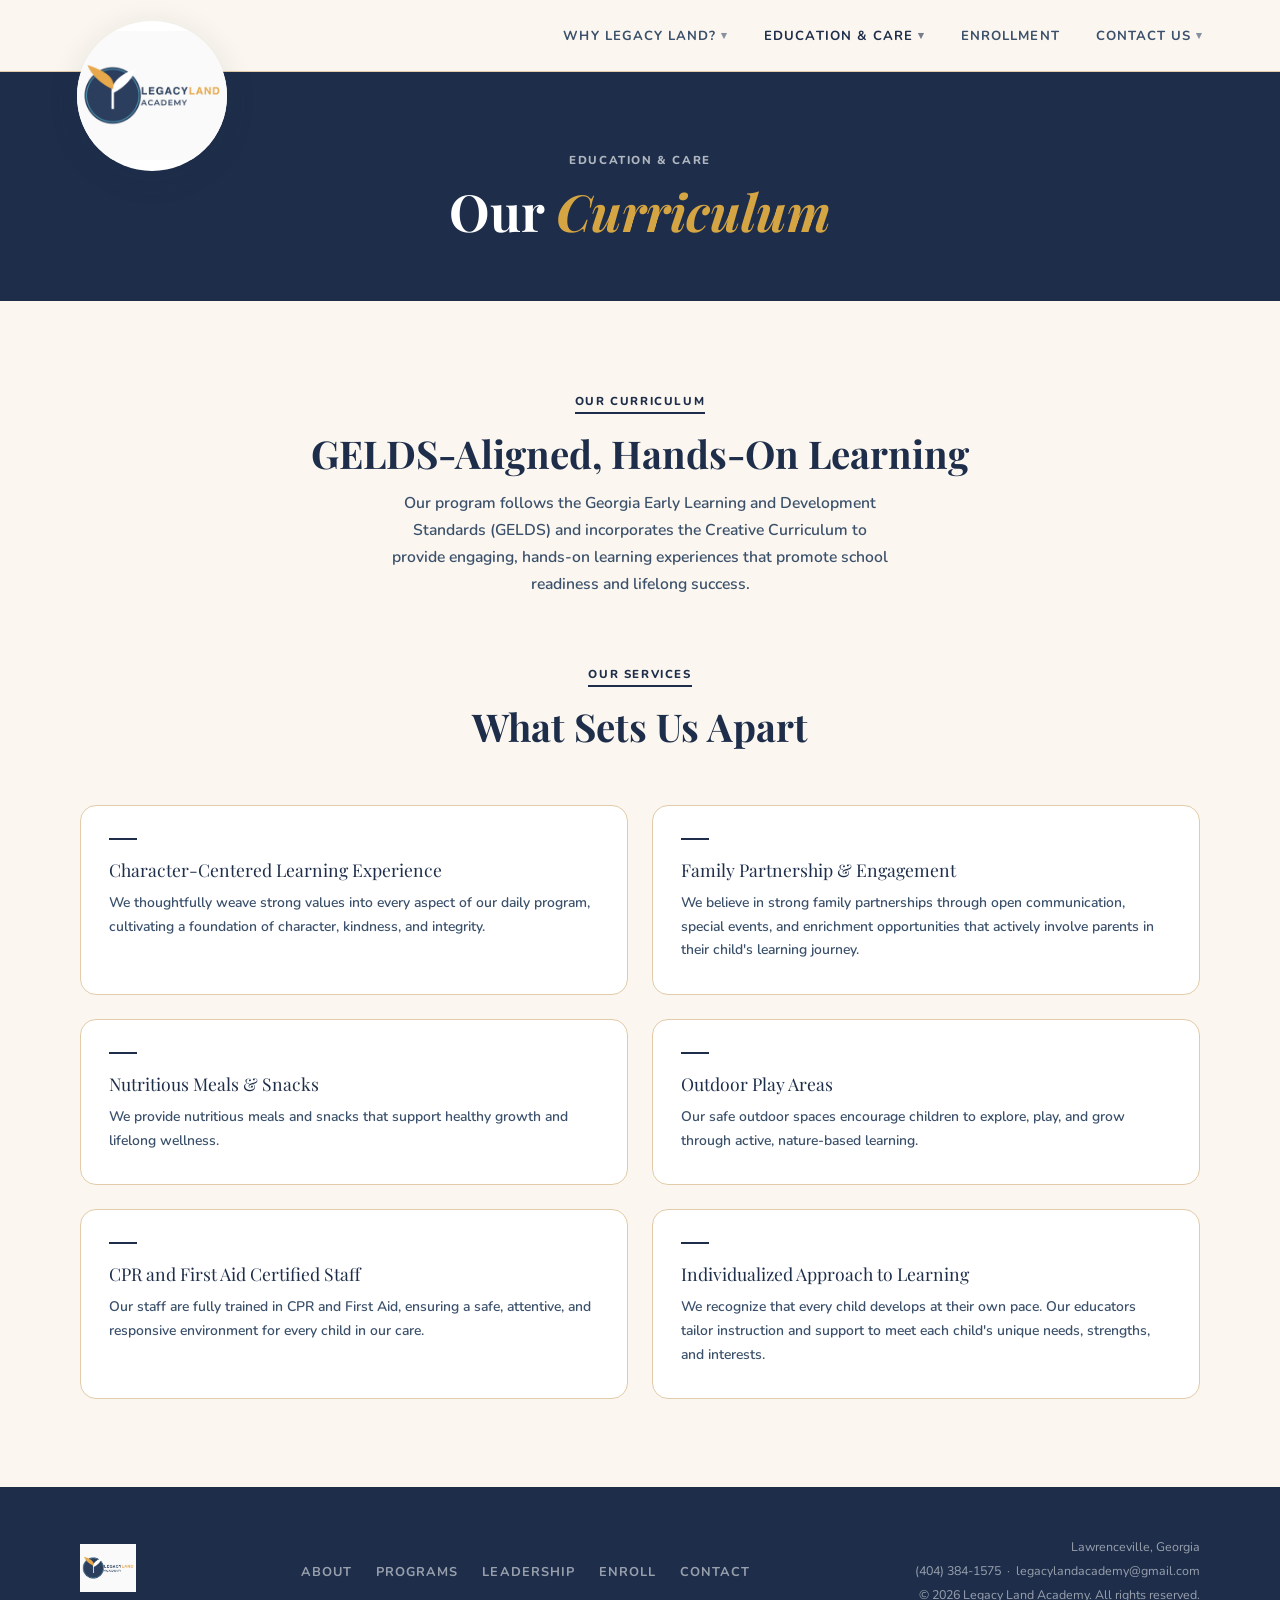
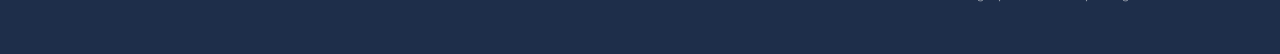
<file: curriculum.html>
<!DOCTYPE html>
<html lang="en">
<head>
<meta charset="UTF-8">
<meta name="viewport" content="width=device-width, initial-scale=1.0">
<meta name="description" content="Our GELDS-aligned curriculum blends the Creative Curriculum with character-centered values to prepare children for kindergarten and lifelong success.">
<title>Curriculum – Legacy Land Academy</title>
<link href="https://fonts.googleapis.com/css2?family=Nunito:wght@400;600;700;800;900&family=Playfair+Display:ital,wght@0,700;0,900;1,700&display=swap" rel="stylesheet">
<link rel="stylesheet" href="styles.css">
<link rel="icon" href="images/logo.png" type="image/png">
<style>
  .page-hero { background: var(--green); padding: 80px 6% 60px; text-align: center; color: #fff; }
  .page-hero-eyebrow { font-size: 0.72rem; font-weight: 800; text-transform: uppercase; letter-spacing: 0.14em; opacity: 0.65; display: block; margin-bottom: 14px; }
  .page-hero-title { font-family: 'Playfair Display', serif; font-size: clamp(2.2rem, 4vw, 3.2rem); line-height: 1.15; }
  .page-hero-title em { font-style: italic; opacity: 0.85; }

  .curriculum-section { padding: 88px 6%; background: var(--cream); }

  .services-grid {
    display: grid; grid-template-columns: repeat(2,1fr); gap: 24px;
    margin-top: 48px;
  }

  .service-card {
    padding: 32px 28px;
    border: 1px solid var(--tan);
    border-radius: var(--radius);
    background: var(--white);
    transition: background 0.22s, box-shadow 0.22s;
  }
  .service-card:hover { background: var(--green-pale); box-shadow: var(--shadow-soft); }

  .service-rule { width: 28px; height: 2px; background: var(--green); margin-bottom: 18px; display: block; transition: width 0.3s; }
  .service-card:hover .service-rule { width: 48px; }

  .service-title { font-family: 'Playfair Display', serif; font-size: 1.1rem; color: var(--charcoal); margin-bottom: 10px; }
  .service-text { font-size: 0.87rem; color: var(--charcoal-mid); line-height: 1.7; font-weight: 600; }

  @media (max-width: 768px) {
    .services-grid { grid-template-columns: 1fr; }
  }
</style>
</head>
<body class="page-body">
<script src="nav.js"></script>

<div class="page-hero">
  <span class="page-hero-eyebrow">Education &amp; Care</span>
  <h1 class="page-hero-title">Our <em>Curriculum</em></h1>
</div>

<section class="curriculum-section">
  <div class="section-wrap">
    <div class="section-header reveal">
      <span class="eyebrow">Our Curriculum</span>
      <h2 class="section-title">GELDS-Aligned, Hands-On Learning</h2>
      <p class="section-sub">Our program follows the Georgia Early Learning and Development Standards (GELDS) and incorporates the Creative Curriculum to provide engaging, hands-on learning experiences that promote school readiness and lifelong success.</p>
    </div>

    <div class="section-header reveal" style="margin-top:64px;">
      <span class="eyebrow">Our Services</span>
      <h2 class="section-title">What Sets Us Apart</h2>
    </div>
    <div class="services-grid">
      <div class="service-card reveal reveal-d1">
        <span class="service-rule"></span>
        <div class="service-title">Character-Centered Learning Experience</div>
        <p class="service-text">We thoughtfully weave strong values into every aspect of our daily program, cultivating a foundation of character, kindness, and integrity.</p>
      </div>
      <div class="service-card reveal reveal-d2">
        <span class="service-rule"></span>
        <div class="service-title">Family Partnership &amp; Engagement</div>
        <p class="service-text">We believe in strong family partnerships through open communication, special events, and enrichment opportunities that actively involve parents in their child's learning journey.</p>
      </div>
      <div class="service-card reveal reveal-d3">
        <span class="service-rule"></span>
        <div class="service-title">Nutritious Meals &amp; Snacks</div>
        <p class="service-text">We provide nutritious meals and snacks that support healthy growth and lifelong wellness.</p>
      </div>
      <div class="service-card reveal reveal-d4">
        <span class="service-rule"></span>
        <div class="service-title">Outdoor Play Areas</div>
        <p class="service-text">Our safe outdoor spaces encourage children to explore, play, and grow through active, nature-based learning.</p>
      </div>
      <div class="service-card reveal reveal-d5">
        <span class="service-rule"></span>
        <div class="service-title">CPR and First Aid Certified Staff</div>
        <p class="service-text">Our staff are fully trained in CPR and First Aid, ensuring a safe, attentive, and responsive environment for every child in our care.</p>
      </div>
      <div class="service-card reveal reveal-d6">
        <span class="service-rule"></span>
        <div class="service-title">Individualized Approach to Learning</div>
        <p class="service-text">We recognize that every child develops at their own pace. Our educators tailor instruction and support to meet each child's unique needs, strengths, and interests.</p>
      </div>
    </div>
  </div>
</section>

<footer>
  <div class="footer-inner">
    <div class="footer-logo"><img src="images/logo.png" alt="Legacy Land Academy"></div>
    <ul class="footer-links">
      <li><a href="about.html">About</a></li>
      <li><a href="programs.html">Programs</a></li>
      <li><a href="leadership.html">Leadership</a></li>
      <li><a href="request-info.html">Enroll</a></li>
      <li><a href="contact.html">Contact</a></li>
    </ul>
    <div class="footer-right">
      Lawrenceville, Georgia<br>
      <a href="tel:4043841575">(404) 384-1575</a> &nbsp;·&nbsp;
      <a href="mailto:legacylandacademy@gmail.com">legacylandacademy@gmail.com</a><br>
      &copy; 2026 Legacy Land Academy. All rights reserved.
    </div>
  </div>
</footer>
<script src="main.js"></script>
</body>
</html>
</file>
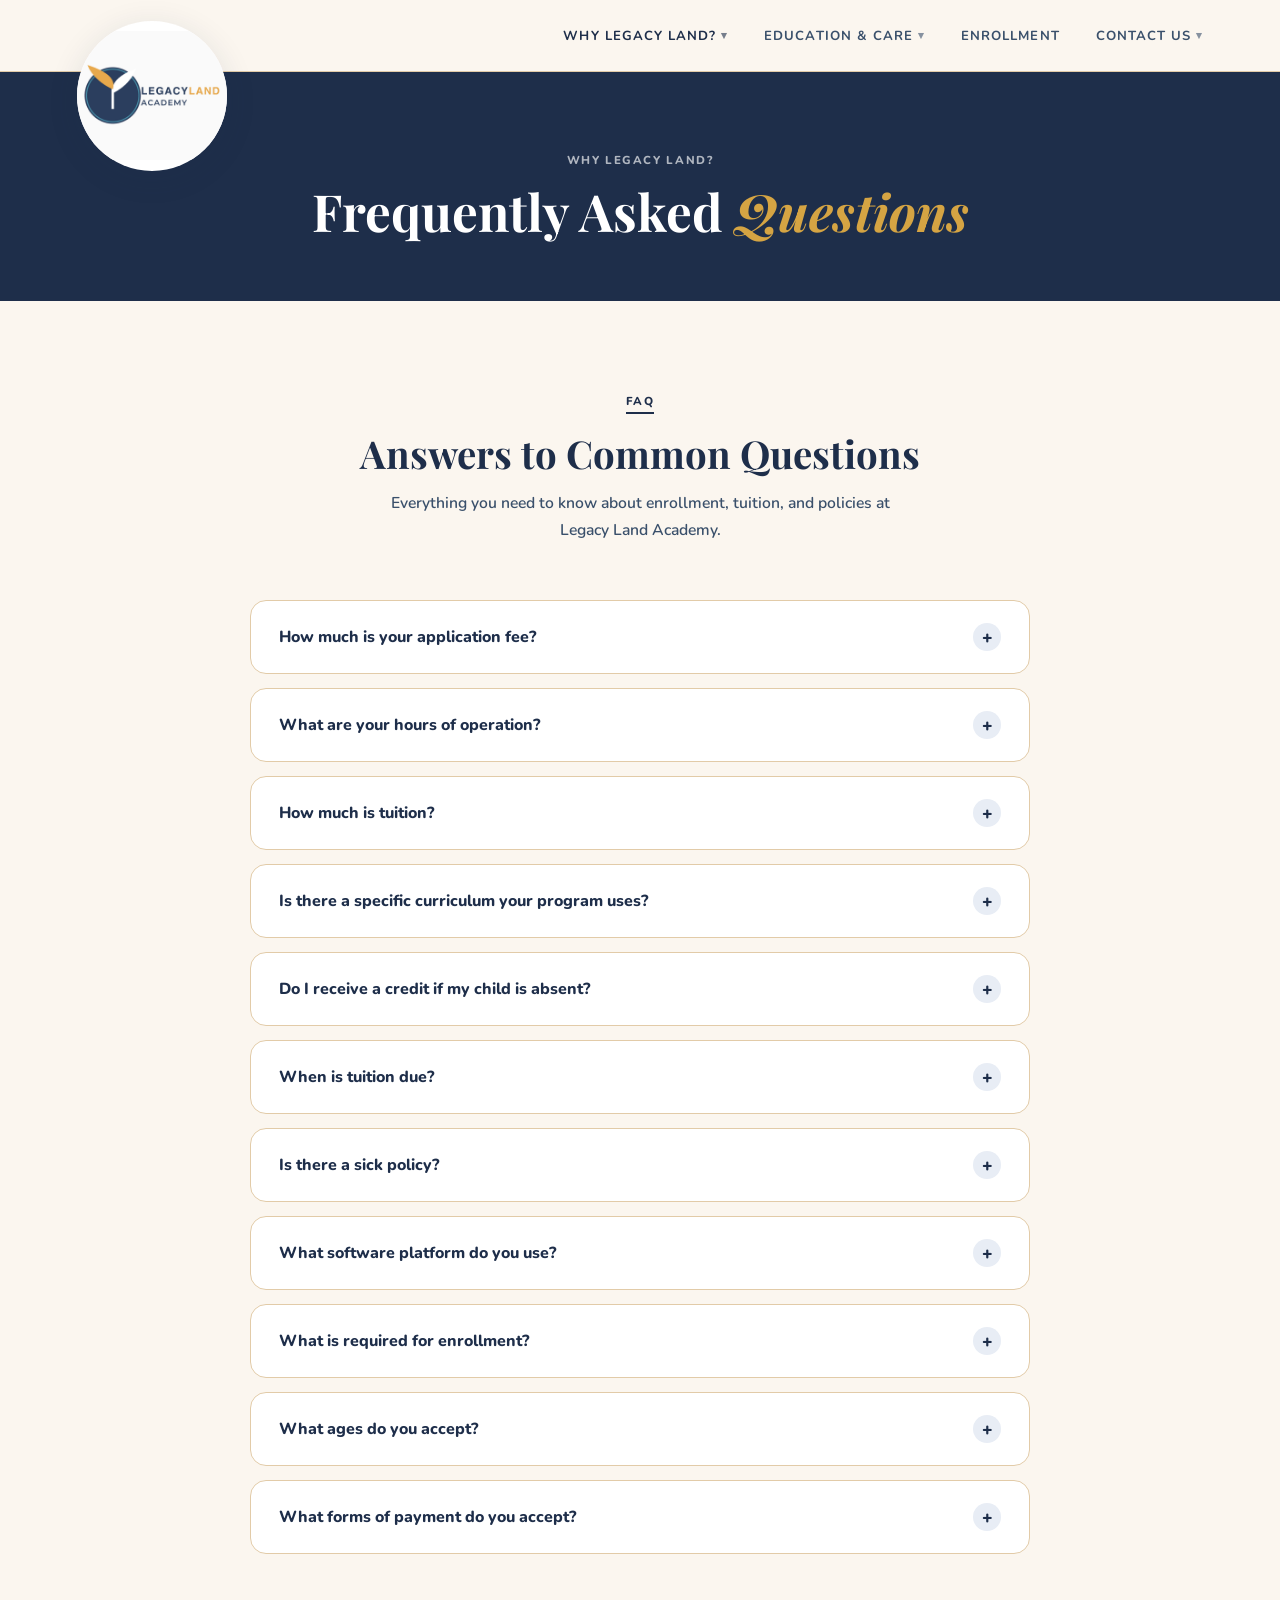
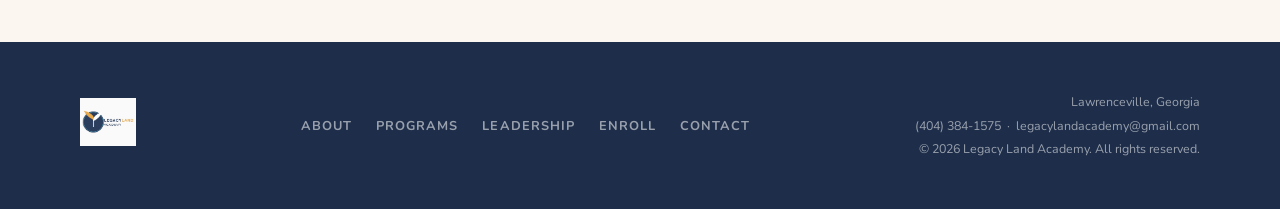
<file: faq.html>
<!DOCTYPE html>
<html lang="en">
<head>
<meta charset="UTF-8">
<meta name="viewport" content="width=device-width, initial-scale=1.0">
<meta name="description" content="Answers to common questions about enrollment, tuition, hours, curriculum, and policies at Legacy Land Academy in Lawrenceville, Georgia.">
<title>FAQ – Legacy Land Academy</title>
<link href="https://fonts.googleapis.com/css2?family=Nunito:wght@400;600;700;800;900&family=Playfair+Display:ital,wght@0,700;0,900;1,700&display=swap" rel="stylesheet">
<link rel="stylesheet" href="styles.css">
<link rel="icon" href="images/logo.png" type="image/png">
<style>
  .page-hero { background: var(--green); padding: 80px 6% 60px; text-align: center; color: #fff; }
  .page-hero-eyebrow { font-size: 0.72rem; font-weight: 800; text-transform: uppercase; letter-spacing: 0.14em; opacity: 0.65; display: block; margin-bottom: 14px; }
  .page-hero-title { font-family: 'Playfair Display', serif; font-size: clamp(2.2rem, 4vw, 3.2rem); line-height: 1.15; }
  .page-hero-title em { font-style: italic; opacity: 0.85; }

  .faq-section { padding: 88px 6%; background: var(--cream); }

  .faq-list {
    max-width: 780px; margin: 48px auto 0;
    display: flex; flex-direction: column; gap: 14px;
  }

  .faq-item {
    background: var(--white);
    border: 1px solid var(--tan);
    border-radius: var(--radius);
    overflow: hidden;
    transition: box-shadow 0.2s;
  }
  .faq-item.open { box-shadow: var(--shadow-card); }

  .faq-question {
    width: 100%;
    display: flex; align-items: center; justify-content: space-between;
    gap: 16px;
    padding: 22px 28px;
    background: none; border: none;
    text-align: left; cursor: pointer;
    font-family: 'Nunito', sans-serif;
    font-size: 1rem; font-weight: 800;
    color: var(--charcoal);
  }

  .faq-icon {
    flex-shrink: 0;
    width: 28px; height: 28px;
    border-radius: 50%;
    background: var(--green-pale);
    color: var(--green);
    display: flex; align-items: center; justify-content: center;
    font-size: 1.1rem; font-weight: 900;
    transition: transform 0.3s, background 0.2s, color 0.2s;
  }
  .faq-item.open .faq-icon {
    transform: rotate(45deg);
    background: var(--green);
    color: #fff;
  }

  .faq-answer {
    max-height: 0;
    overflow: hidden;
    transition: max-height 0.35s ease;
  }

  .faq-answer-inner {
    padding: 0 28px 24px;
    font-size: 0.92rem; color: var(--charcoal-mid);
    line-height: 1.75; font-weight: 600;
  }

  @media (max-width: 600px) {
    .faq-question { padding: 18px 20px; font-size: 0.92rem; }
    .faq-answer-inner { padding: 0 20px 20px; }
  }
</style>
</head>
<body class="page-body">
<script src="nav.js"></script>

<div class="page-hero">
  <span class="page-hero-eyebrow">Why Legacy Land?</span>
  <h1 class="page-hero-title">Frequently Asked <em>Questions</em></h1>
</div>

<section class="faq-section">
  <div class="section-wrap">
    <div class="section-header reveal">
      <span class="eyebrow">FAQ</span>
      <h2 class="section-title">Answers to Common Questions</h2>
      <p class="section-sub">Everything you need to know about enrollment, tuition, and policies at Legacy Land Academy.</p>
    </div>

    <div class="faq-list" id="faqList">
      <div class="faq-item reveal">
        <button class="faq-question">
          <span>How much is your application fee?</span>
          <span class="faq-icon">+</span>
        </button>
        <div class="faq-answer">
          <div class="faq-answer-inner">Our application fee is a one-time fee of $50 and must be paid at the time of application submission. This is required to hold your child's slot and guarantee that your child's slot is available.</div>
        </div>
      </div>

      <div class="faq-item reveal">
        <button class="faq-question">
          <span>What are your hours of operation?</span>
          <span class="faq-icon">+</span>
        </button>
        <div class="faq-answer">
          <div class="faq-answer-inner">We operate from 6:30 AM – 6:00 PM, Monday - Friday. After 6:00 PM, a $1.00 per minute late fee will be applied.</div>
        </div>
      </div>

      <div class="faq-item reveal">
        <button class="faq-question">
          <span>How much is tuition?</span>
          <span class="faq-icon">+</span>
        </button>
        <div class="faq-answer">
          <div class="faq-answer-inner">Tuition rates vary by age group and enrollment schedule. Please contact us directly for current rates — we'd love to walk you through your options.</div>
        </div>
      </div>

      <div class="faq-item reveal">
        <button class="faq-question">
          <span>Is there a specific curriculum your program uses?</span>
          <span class="faq-icon">+</span>
        </button>
        <div class="faq-answer">
          <div class="faq-answer-inner">Legacy Land Academy uses the Georgia Early Learning and Development Standards (GELDS) for children ages birth through five years. Our curriculum is designed to promote school readiness while nurturing creativity, confidence, and a love for learning.</div>
        </div>
      </div>

      <div class="faq-item reveal">
        <button class="faq-question">
          <span>Do I receive a credit if my child is absent?</span>
          <span class="faq-icon">+</span>
        </button>
        <div class="faq-answer">
          <div class="faq-answer-inner">At Legacy Land Academy, tuition is billed on enrollment and not attendance. We encourage regular attendance.</div>
        </div>
      </div>

      <div class="faq-item reveal">
        <button class="faq-question">
          <span>When is tuition due?</span>
          <span class="faq-icon">+</span>
        </button>
        <div class="faq-answer">
          <div class="faq-answer-inner">Tuition is due on a weekly basis. It is based on enrollment and not attendance. Weekly tuition is due at the start of each week on Monday at the time of check-in when your child is signed in for care.</div>
        </div>
      </div>

      <div class="faq-item reveal">
        <button class="faq-question">
          <span>Is there a sick policy?</span>
          <span class="faq-icon">+</span>
        </button>
        <div class="faq-answer">
          <div class="faq-answer-inner">Yes, we follow Bright From the Start's sick policy, which states that if a child has a fever of 101°F (38.3°C) or higher with other signs of illness, the child will not be allowed to be present at school. In order to return, the child must be fever-free for 24 hours without the use of medication, and showing no signs of illness. Also, if your child becomes sick during the day, they will be moved to a quiet, separated area and monitored until they are picked up. Children who become sick during the day must be picked up within 1 hour of the facility notifying the parent. If we cannot reach the parent(s), we will contact other authorized pick-up persons on the list.</div>
        </div>
      </div>

      <div class="faq-item reveal">
        <button class="faq-question">
          <span>What software platform do you use?</span>
          <span class="faq-icon">+</span>
        </button>
        <div class="faq-answer">
          <div class="faq-answer-inner">We use the Playground software app for communication, daily updates, attendance, tuition payments, and more.</div>
        </div>
      </div>

      <div class="faq-item reveal">
        <button class="faq-question">
          <span>What is required for enrollment?</span>
          <span class="faq-icon">+</span>
        </button>
        <div class="faq-answer">
          <div class="faq-answer-inner">Families complete enrollment forms, provide immunization records, complete emergency medication administration forms, authorized pick-up forms, and sign the operational policy and parent handbook.</div>
        </div>
      </div>

      <div class="faq-item reveal">
        <button class="faq-question">
          <span>What ages do you accept?</span>
          <span class="faq-icon">+</span>
        </button>
        <div class="faq-answer">
          <div class="faq-answer-inner">Enrollment is open to children ages 6 months through 5 years.</div>
        </div>
      </div>

      <div class="faq-item reveal">
        <button class="faq-question">
          <span>What forms of payment do you accept?</span>
          <span class="faq-icon">+</span>
        </button>
        <div class="faq-answer">
          <div class="faq-answer-inner">We only accept online payments (credit or debit card) via the Playground app. No other forms of payment will be accepted. This ensures you receive the most accurate end-of-year report.</div>
        </div>
      </div>
    </div>
  </div>
</section>

<footer>
  <div class="footer-inner">
    <div class="footer-logo"><img src="images/logo.png" alt="Legacy Land Academy"></div>
    <ul class="footer-links">
      <li><a href="about.html">About</a></li>
      <li><a href="programs.html">Programs</a></li>
      <li><a href="leadership.html">Leadership</a></li>
      <li><a href="request-info.html">Enroll</a></li>
      <li><a href="contact.html">Contact</a></li>
    </ul>
    <div class="footer-right">
      Lawrenceville, Georgia<br>
      <a href="tel:4043841575">(404) 384-1575</a> &nbsp;·&nbsp;
      <a href="mailto:legacylandacademy@gmail.com">legacylandacademy@gmail.com</a><br>
      &copy; 2026 Legacy Land Academy. All rights reserved.
    </div>
  </div>
</footer>

<script src="main.js"></script>
<script>
  (function () {
    document.querySelectorAll('.faq-item').forEach(item => {
      const question = item.querySelector('.faq-question');
      const answer = item.querySelector('.faq-answer');
      const inner = item.querySelector('.faq-answer-inner');

      question.addEventListener('click', () => {
        const isOpen = item.classList.contains('open');
        if (isOpen) {
          item.classList.remove('open');
          answer.style.maxHeight = '0';
        } else {
          item.classList.add('open');
          answer.style.maxHeight = inner.offsetHeight + 'px';
        }
      });
    });
  })();
</script>
</body>
</html>
</file>
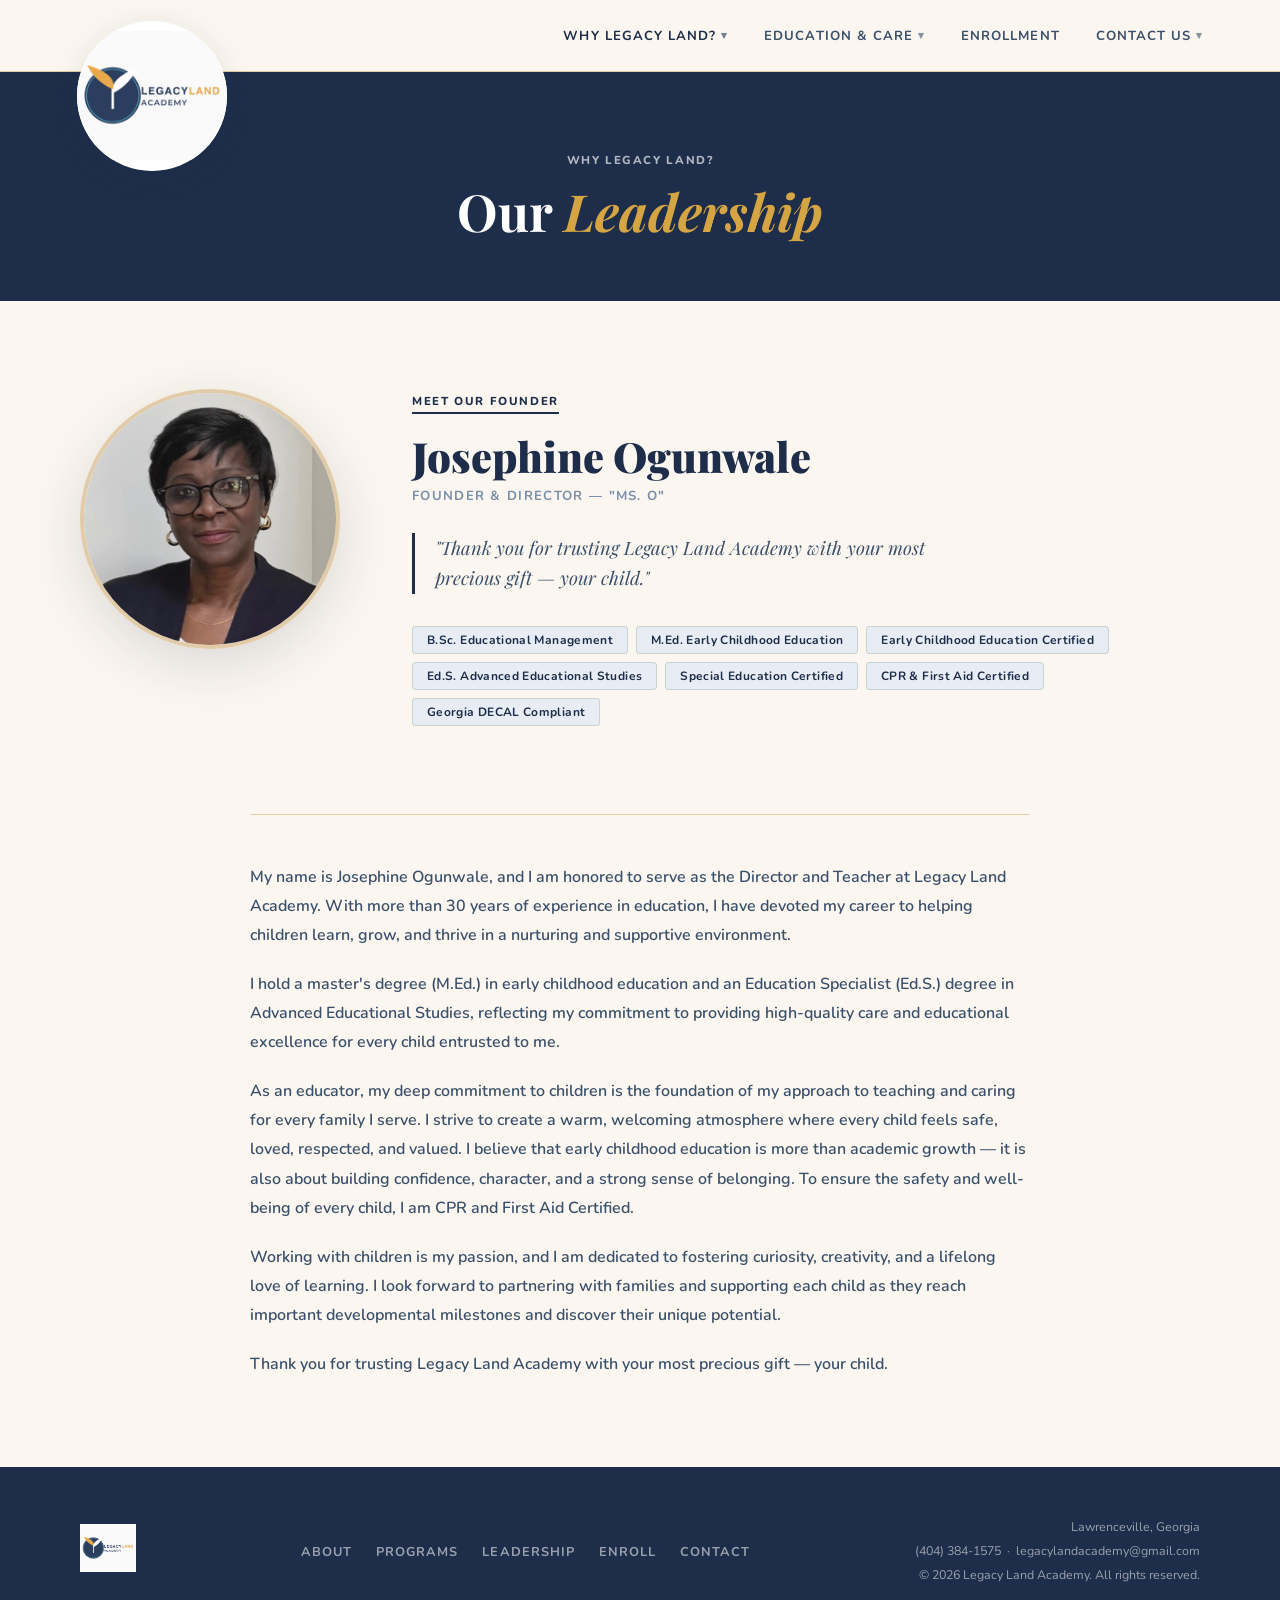
<file: leadership.html>
<!DOCTYPE html>
<html lang="en">
<head>
<meta charset="UTF-8">
<meta name="viewport" content="width=device-width, initial-scale=1.0">
<meta name="description" content="Meet Josephine Ogunwale, Founder and Director of Legacy Land Academy — an educator with 30+ years of experience and a passion for early childhood education.">
<title>Leadership – Legacy Land Academy</title>
<link href="https://fonts.googleapis.com/css2?family=Nunito:wght@400;600;700;800;900&family=Playfair+Display:ital,wght@0,700;0,900;1,700&display=swap" rel="stylesheet">
<link rel="stylesheet" href="styles.css">
<link rel="icon" href="images/logo.png" type="image/png">
<style>
  .page-hero {
    background: var(--green);
    padding: 80px 6% 60px;
    text-align: center;
    color: #fff;
  }
  .page-hero-eyebrow { font-size: 0.72rem; font-weight: 800; text-transform: uppercase; letter-spacing: 0.14em; opacity: 0.65; display: block; margin-bottom: 14px; }
  .page-hero-title { font-family: 'Playfair Display', serif; font-size: clamp(2.2rem, 4vw, 3.2rem); line-height: 1.15; }
  .page-hero-title em { font-style: italic; opacity: 0.85; }

  .director-section {
    padding: 88px 6%;
    background: var(--cream);
  }

  .director-inner {
    max-width: 1120px; margin: 0 auto;
    display: grid; grid-template-columns: 260px 1fr;
    gap: 72px; align-items: start;
  }

  .director-avatar {
    width: 260px; height: 260px;
    border-radius: 50%;
    overflow: hidden;
    flex-shrink: 0; position: relative;
    box-shadow: var(--shadow-float);
    border: 4px solid var(--tan);
  }

  .director-avatar img {
    width: 100%; height: 100%; object-fit: cover; display: block; object-position: center 20%; filter: brightness(1.15);
  }

  .director-tenure {
    position: absolute; bottom: 14px; right: -12px;
    background: var(--gold);
    color: var(--charcoal);
    font-size: 0.68rem; font-weight: 900;
    padding: 6px 14px; border-radius: 4px;
    text-transform: uppercase; letter-spacing: 0.08em;
    white-space: nowrap;
  }

  .director-eyebrow { display: inline-block; font-size: 0.72rem; font-weight: 800; text-transform: uppercase; letter-spacing: 0.14em; color: var(--green); border-bottom: 2px solid var(--green); padding-bottom: 3px; margin-bottom: 14px; }
  .director-name { font-family: 'Playfair Display', serif; font-size: 2.6rem; font-weight: 900; color: var(--charcoal); margin-bottom: 4px; }
  .director-role { font-size: 0.82rem; font-weight: 700; letter-spacing: 0.1em; text-transform: uppercase; color: var(--charcoal-light); margin-bottom: 28px; }

  .director-quote {
    font-family: 'Playfair Display', serif;
    font-size: 1.15rem; font-style: italic;
    line-height: 1.65; color: var(--charcoal-mid);
    max-width: 560px; margin-bottom: 32px;
    border-left: 3px solid var(--green);
    padding-left: 20px;
  }

  .creds-grid { display: flex; flex-wrap: wrap; gap: 8px; }

  .cred {
    background: var(--green-pale);
    border: 1px solid rgba(61,107,74,0.2);
    color: var(--green);
    padding: 5px 14px; border-radius: 4px;
    font-size: 0.75rem; font-weight: 700;
    letter-spacing: 0.03em;
  }

  .bio-section {
    padding: 0 6% 88px;
    background: var(--cream);
  }

  .bio-inner {
    max-width: 780px; margin: 0 auto;
    padding-top: 48px;
    border-top: 1px solid var(--tan);
  }

  .bio-body {
    font-size: 1rem; color: var(--charcoal-mid);
    line-height: 1.82; font-weight: 600;
  }

  .bio-body p + p { margin-top: 20px; }

  @media (max-width: 768px) {
    .director-inner { grid-template-columns: 1fr; }
    .director-avatar { width: 180px; height: 180px; margin: 0 auto; }
  }
</style>
</head>
<body class="page-body">
<script src="nav.js"></script>

<div class="page-hero">
  <span class="page-hero-eyebrow">Why Legacy Land?</span>
  <h1 class="page-hero-title">Our <em>Leadership</em></h1>
</div>

<section class="director-section">
  <div class="director-inner">
    <div class="director-avatar reveal">
      <img src="images/founderpic.png" alt="Josephine Ogunwale, Founder & Director">
    </div>
    <div class="reveal reveal-d1">
      <span class="director-eyebrow">Meet Our Founder</span>
      <h2 class="director-name">Josephine Ogunwale</h2>
      <p class="director-role">Founder &amp; Director — "Ms. O"</p>
      <p class="director-quote">
        "Thank you for trusting Legacy Land Academy with your most precious gift — your child."
      </p>
      <div class="creds-grid">
        <span class="cred">B.Sc. Educational Management</span>
        <span class="cred">M.Ed. Early Childhood Education</span>
        <span class="cred">Early Childhood Education Certified</span>
        <span class="cred">Ed.S. Advanced Educational Studies</span>
        <span class="cred">Special Education Certified</span>
        <span class="cred">CPR &amp; First Aid Certified</span>
        <span class="cred">Georgia DECAL Compliant</span>
      </div>
    </div>
  </div>
</section>

<section class="bio-section">
  <div class="bio-inner reveal">
    <div class="bio-body">
      <p>My name is Josephine Ogunwale, and I am honored to serve as the Director and Teacher at Legacy Land Academy. With more than 30 years of experience in education, I have devoted my career to helping children learn, grow, and thrive in a nurturing and supportive environment.</p>
      <p>I hold a master's degree (M.Ed.) in early childhood education and an Education Specialist (Ed.S.) degree in Advanced Educational Studies, reflecting my commitment to providing high-quality care and educational excellence for every child entrusted to me.</p>
      <p>As an educator, my deep commitment to children is the foundation of my approach to teaching and caring for every family I serve. I strive to create a warm, welcoming atmosphere where every child feels safe, loved, respected, and valued. I believe that early childhood education is more than academic growth — it is also about building confidence, character, and a strong sense of belonging. To ensure the safety and well-being of every child, I am CPR and First Aid Certified.</p>
      <p>Working with children is my passion, and I am dedicated to fostering curiosity, creativity, and a lifelong love of learning. I look forward to partnering with families and supporting each child as they reach important developmental milestones and discover their unique potential.</p>
      <p>Thank you for trusting Legacy Land Academy with your most precious gift — your child.</p>
    </div>
  </div>
</section>

<footer>
  <div class="footer-inner">
    <div class="footer-logo"><img src="images/logo.png" alt="Legacy Land Academy"></div>
    <ul class="footer-links">
      <li><a href="about.html">About</a></li>
      <li><a href="programs.html">Programs</a></li>
      <li><a href="leadership.html">Leadership</a></li>
      <li><a href="request-info.html">Enroll</a></li>
      <li><a href="contact.html">Contact</a></li>
    </ul>
    <div class="footer-right">
      Lawrenceville, Georgia<br>
      <a href="tel:4043841575">(404) 384-1575</a> &nbsp;·&nbsp;
      <a href="mailto:legacylandacademy@gmail.com">legacylandacademy@gmail.com</a><br>
      &copy; 2026 Legacy Land Academy. All rights reserved.
    </div>
  </div>
</footer>

<script src="main.js"></script>
</body>
</html>
</file>
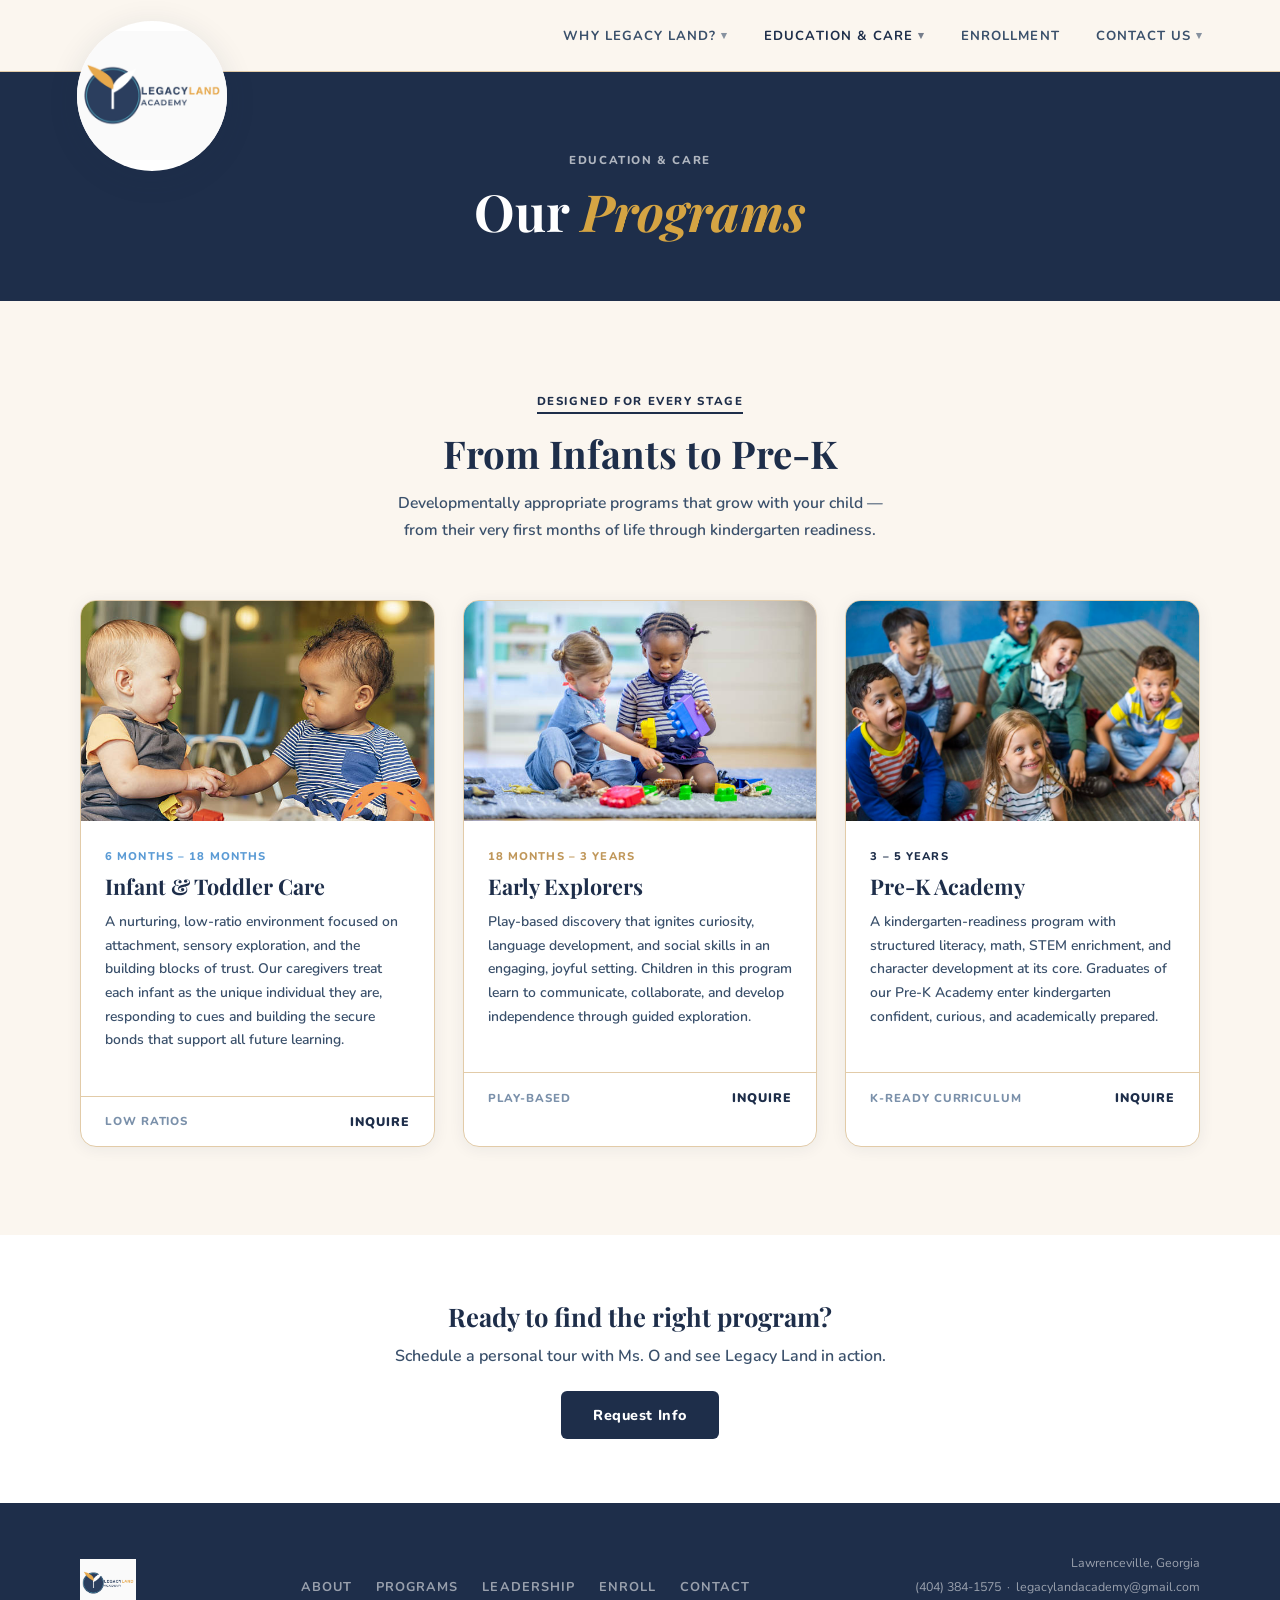
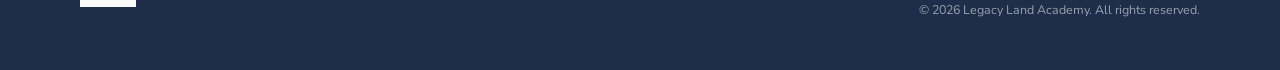
<file: programs.html>
<!DOCTYPE html>
<html lang="en">
<head>
<meta charset="UTF-8">
<meta name="viewport" content="width=device-width, initial-scale=1.0">
<title>Programs – Legacy Land Academy</title>
<link href="https://fonts.googleapis.com/css2?family=Nunito:wght@400;600;700;800;900&family=Playfair+Display:ital,wght@0,700;0,900;1,700&display=swap" rel="stylesheet">
<link rel="stylesheet" href="styles.css">
<link rel="icon" href="images/logo.png" type="image/png">
<style>
  .page-hero { background: var(--green); padding: 80px 6% 60px; text-align: center; color: #fff; }
  .page-hero-eyebrow { font-size: 0.72rem; font-weight: 800; text-transform: uppercase; letter-spacing: 0.14em; opacity: 0.65; display: block; margin-bottom: 14px; }
  .page-hero-title { font-family: 'Playfair Display', serif; font-size: clamp(2.2rem, 4vw, 3.2rem); line-height: 1.15; }
  .page-hero-title em { font-style: italic; opacity: 0.85; }

  .programs-section { padding: 88px 6%; background: var(--cream); }

  .programs-grid { display: grid; grid-template-columns: repeat(3,1fr); gap: 28px; }

  .program-card {
    background: var(--white);
    border-radius: var(--radius);
    overflow: hidden;
    border: 1px solid var(--tan);
    box-shadow: var(--shadow-soft);
    transition: transform 0.3s, box-shadow 0.3s;
  }
  .program-card:hover { transform: translateY(-6px); box-shadow: var(--shadow-card); }

  .program-photo { height: 220px; overflow: hidden; }
  .program-photo img { width: 100%; height: 100%; object-fit: cover; display: block; transition: transform 0.5s; }
  .program-card:hover .program-photo img { transform: scale(1.05); }

  .program-photo-placeholder {
    width: 100%; height: 100%;
    background: var(--green-pale);
    display: flex; align-items: center; justify-content: center;
  }
  .program-photo-placeholder span {
    font-family: 'Playfair Display', serif;
    font-size: 4rem; font-weight: 900;
    color: var(--green); opacity: 0.25;
  }

  .program-body { padding: 28px 24px 24px; }
  .program-age { font-size: 0.7rem; font-weight: 800; text-transform: uppercase; letter-spacing: 0.1em; margin-bottom: 8px; display: block; }
  .program-name { font-family: 'Playfair Display', serif; font-size: 1.35rem; font-weight: 700; color: var(--charcoal); margin-bottom: 10px; }
  .program-desc { font-size: 0.87rem; color: var(--charcoal-mid); line-height: 1.7; font-weight: 600; margin-bottom: 20px; }

  .program-footer { padding: 16px 24px; border-top: 1px solid var(--tan); display: flex; justify-content: space-between; align-items: center; }
  .program-tag { font-size: 0.72rem; font-weight: 800; color: var(--charcoal-light); text-transform: uppercase; letter-spacing: 0.08em; }
  .program-cta { font-size: 0.78rem; font-weight: 900; color: var(--green); text-decoration: none; text-transform: uppercase; letter-spacing: 0.08em; transition: letter-spacing 0.2s; }
  .program-cta:hover { letter-spacing: 0.14em; }

  .schedule-strip {
    padding: 64px 6%;
    background: var(--white);
    text-align: center;
  }
  .schedule-strip p { font-size: 1rem; color: var(--charcoal-mid); font-weight: 600; margin-bottom: 24px; max-width: 500px; margin-left: auto; margin-right: auto; }

  @media (max-width: 768px) { .programs-grid { grid-template-columns: 1fr; } }
</style>
</head>
<body class="page-body">
<script src="nav.js"></script>

<div class="page-hero">
  <span class="page-hero-eyebrow">Education &amp; Care</span>
  <h1 class="page-hero-title">Our <em>Programs</em></h1>
</div>

<section class="programs-section">
  <div class="section-wrap">
    <div class="section-header reveal">
      <span class="eyebrow">Designed for Every Stage</span>
      <h2 class="section-title">From Infants to Pre-K</h2>
      <p class="section-sub">Developmentally appropriate programs that grow with your child — from their very first months of life through kindergarten readiness.</p>
    </div>
    <div class="programs-grid">
      <div class="program-card reveal reveal-d1">
        <div class="program-photo">
          <img src="images/img2.jpg" alt="Infant and Toddler Care">
        </div>
        <div class="program-body">
          <span class="program-age" style="color:#5B9BD5">6 Months – 18 Months</span>
          <h3 class="program-name">Infant &amp; Toddler Care</h3>
          <p class="program-desc">A nurturing, low-ratio environment focused on attachment, sensory exploration, and the building blocks of trust. Our caregivers treat each infant as the unique individual they are, responding to cues and building the secure bonds that support all future learning.</p>
        </div>
        <div class="program-footer">
          <span class="program-tag">Low Ratios</span>
          <a href="request-info.html" class="program-cta">Inquire</a>
        </div>
      </div>
      <div class="program-card reveal reveal-d2">
        <div class="program-photo">
          <img src="images/img3.jpg" alt="Early Explorers">
        </div>
        <div class="program-body">
          <span class="program-age" style="color:#C0975A">18 Months – 3 Years</span>
          <h3 class="program-name">Early Explorers</h3>
          <p class="program-desc">Play-based discovery that ignites curiosity, language development, and social skills in an engaging, joyful setting. Children in this program learn to communicate, collaborate, and develop independence through guided exploration.</p>
        </div>
        <div class="program-footer">
          <span class="program-tag">Play-Based</span>
          <a href="request-info.html" class="program-cta">Inquire</a>
        </div>
      </div>
      <div class="program-card reveal reveal-d3">
        <div class="program-photo">
          <img src="images/img4.jpg" alt="Pre-K Academy">
        </div>
        <div class="program-body">
          <span class="program-age" style="color:var(--green)">3 – 5 Years</span>
          <h3 class="program-name">Pre-K Academy</h3>
          <p class="program-desc">A kindergarten-readiness program with structured literacy, math, STEM enrichment, and character development at its core. Graduates of our Pre-K Academy enter kindergarten confident, curious, and academically prepared.</p>
        </div>
        <div class="program-footer">
          <span class="program-tag">K-Ready Curriculum</span>
          <a href="request-info.html" class="program-cta">Inquire</a>
        </div>
      </div>
    </div>
  </div>
</section>

<div class="schedule-strip reveal">
  <h3 style="font-family:'Playfair Display',serif;font-size:1.6rem;color:var(--charcoal);margin-bottom:12px;">Ready to find the right program?</h3>
  <p>Schedule a personal tour with Ms. O and see Legacy Land in action.</p>
  <a href="request-info.html" class="btn-primary">Request Info</a>
</div>

<footer>
  <div class="footer-inner">
    <div class="footer-logo"><img src="images/logo.png" alt="Legacy Land Academy"></div>
    <ul class="footer-links">
      <li><a href="about.html">About</a></li>
      <li><a href="programs.html">Programs</a></li>
      <li><a href="leadership.html">Leadership</a></li>
      <li><a href="request-info.html">Enroll</a></li>
      <li><a href="contact.html">Contact</a></li>
    </ul>
    <div class="footer-right">
      Lawrenceville, Georgia<br>
      <a href="tel:4043841575">(404) 384-1575</a> &nbsp;·&nbsp;
      <a href="mailto:legacylandacademy@gmail.com">legacylandacademy@gmail.com</a><br>
      &copy; 2026 Legacy Land Academy. All rights reserved.
    </div>
  </div>
</footer>

<script src="main.js"></script>
</body>
</html>
</file>
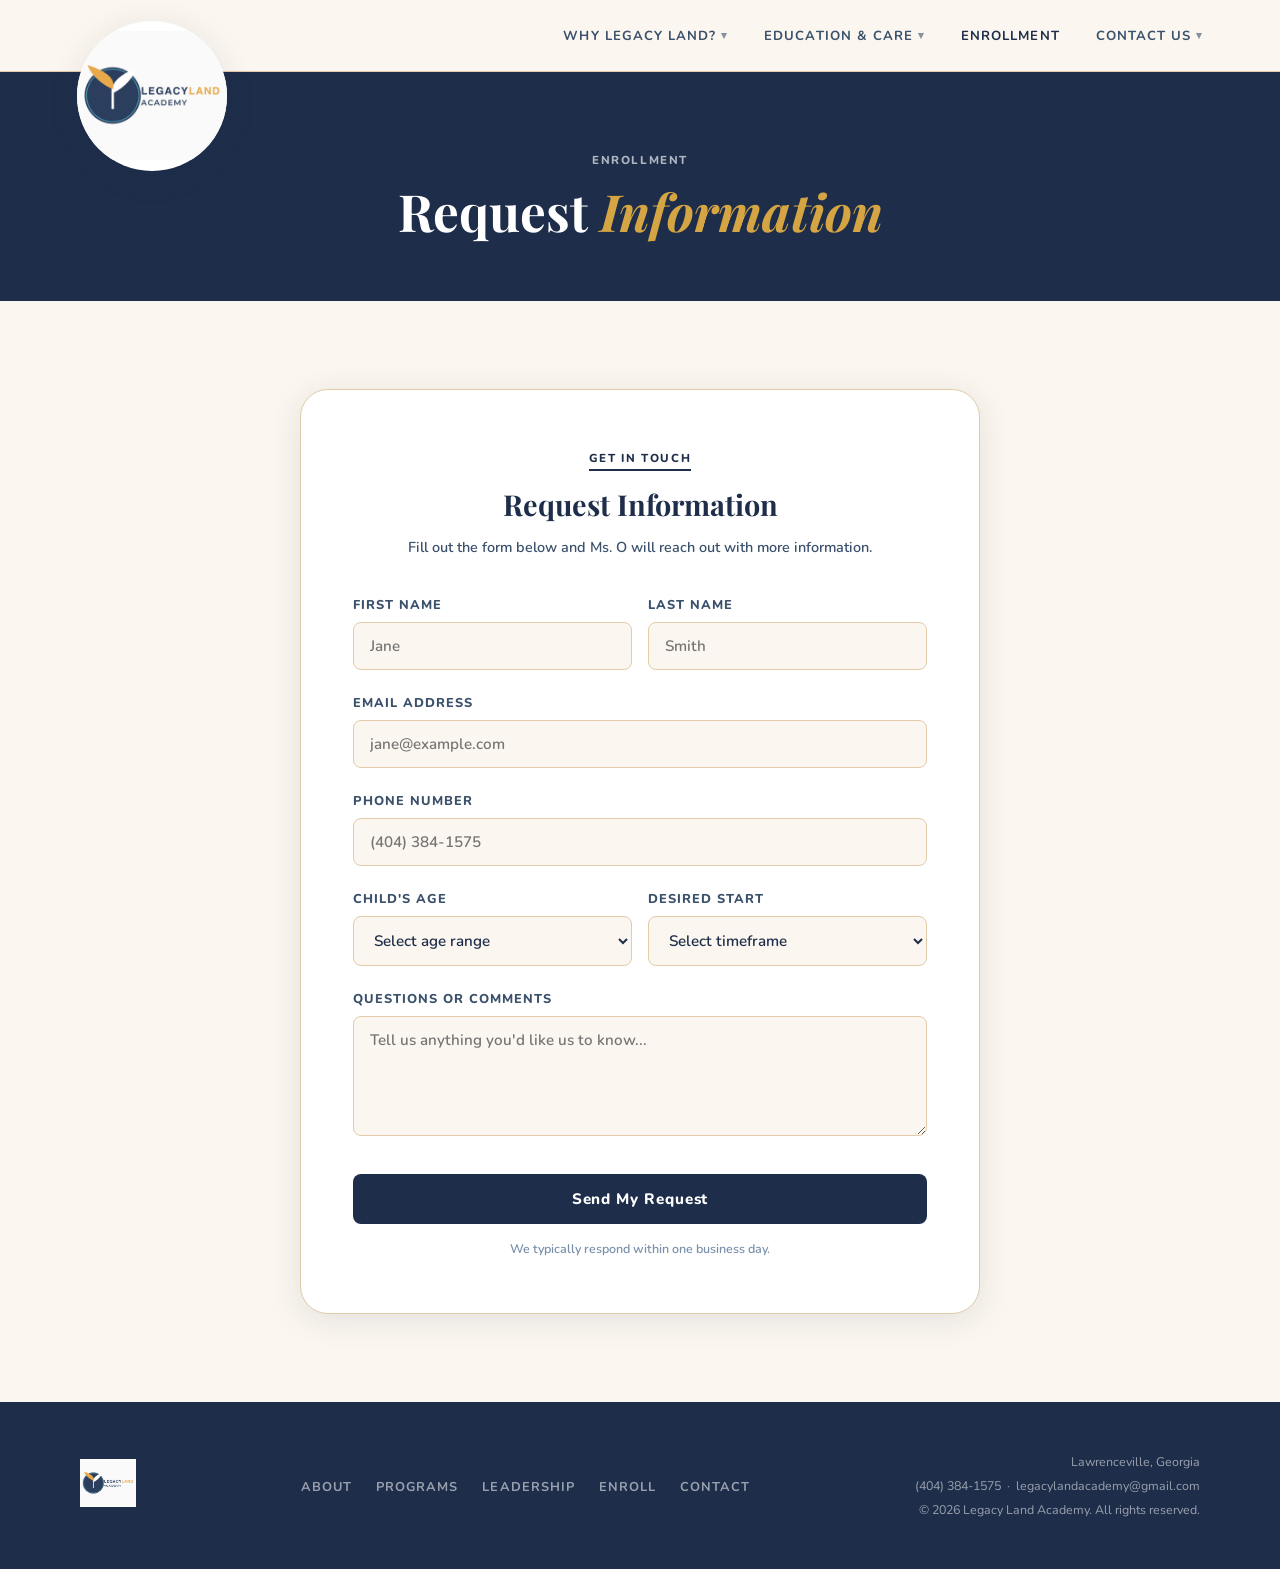
<file: request-info.html>
<!DOCTYPE html>
<html lang="en">
<head>
<meta charset="UTF-8">
<meta name="viewport" content="width=device-width, initial-scale=1.0">
<title>Request Info – Legacy Land Academy</title>
<link href="https://fonts.googleapis.com/css2?family=Nunito:wght@400;600;700;800;900&family=Playfair+Display:ital,wght@0,700;0,900;1,700&display=swap" rel="stylesheet">
<link rel="stylesheet" href="styles.css">
<link rel="icon" href="images/logo.png" type="image/png">
<style>
  .page-hero { background: var(--green); padding: 80px 6% 60px; text-align: center; color: #fff; }
  .page-hero-eyebrow { font-size: 0.72rem; font-weight: 800; text-transform: uppercase; letter-spacing: 0.14em; opacity: 0.65; display: block; margin-bottom: 14px; }
  .page-hero-title { font-family: 'Playfair Display', serif; font-size: clamp(2.2rem, 4vw, 3.2rem); line-height: 1.15; }
  .page-hero-title em { font-style: italic; opacity: 0.85; }

  .form-section { padding: 88px 6%; background: var(--cream); }

  .form-wrap {
    max-width: 680px; margin: 0 auto;
    background: var(--white);
    border-radius: var(--radius-lg);
    border: 1px solid var(--tan);
    box-shadow: var(--shadow-card);
    padding: 56px 52px;
  }

  .form-group { margin-bottom: 24px; }

  label {
    display: block;
    font-size: 0.8rem; font-weight: 800;
    text-transform: uppercase; letter-spacing: 0.08em;
    color: var(--charcoal-mid);
    margin-bottom: 8px;
  }

  input[type="text"],
  input[type="email"],
  input[type="tel"],
  select,
  textarea {
    width: 100%;
    padding: 13px 16px;
    border: 1.5px solid var(--tan);
    border-radius: 8px;
    font-family: 'Nunito', sans-serif;
    font-size: 0.95rem; font-weight: 600;
    color: var(--charcoal);
    background: var(--cream);
    transition: border-color 0.2s, box-shadow 0.2s;
    outline: none;
  }

  input:focus, select:focus, textarea:focus {
    border-color: var(--green);
    box-shadow: 0 0 0 3px rgba(61,107,74,0.1);
    background: var(--white);
  }

  textarea { resize: vertical; min-height: 120px; }

  .form-row { display: grid; grid-template-columns: 1fr 1fr; gap: 16px; }

  .form-submit {
    width: 100%;
    padding: 15px;
    background: var(--green);
    color: #fff;
    border: none; border-radius: 8px;
    font-family: 'Nunito', sans-serif;
    font-size: 0.95rem; font-weight: 800;
    letter-spacing: 0.06em;
    cursor: pointer;
    transition: background 0.2s, transform 0.2s;
    margin-top: 8px;
  }
  .form-submit:hover { background: var(--green-mid); transform: translateY(-2px); }

  .form-note {
    text-align: center;
    font-size: 0.78rem; color: var(--charcoal-light);
    font-weight: 600; margin-top: 16px;
  }

  @media (max-width: 600px) {
    .form-wrap { padding: 36px 24px; }
    .form-row { grid-template-columns: 1fr; }
  }
</style>
</head>
<body class="page-body">
<script src="nav.js"></script>

<div class="page-hero">
  <span class="page-hero-eyebrow">Enrollment</span>
  <h1 class="page-hero-title">Request <em>Information</em></h1>
</div>

<section class="form-section">
  <div class="form-wrap reveal">
    <div class="section-header" style="margin-bottom:36px;">
      <span class="eyebrow">Get in Touch</span>
      <h2 class="section-title" style="font-size:1.8rem;">Request Information</h2>
      <p class="section-sub" style="font-size:0.9rem;">Fill out the form below and Ms. O will reach out with more information.</p>
    </div>

    <p id="form-status" style="display:none; text-align:center; font-weight:700; margin-bottom:20px; padding:14px; border-radius:8px;"></p>

    <form id="request-info-form">
      <div class="form-row">
        <div class="form-group">
          <label for="firstName">First Name</label>
          <input type="text" id="firstName" name="firstName" placeholder="Jane" required>
        </div>
        <div class="form-group">
          <label for="lastName">Last Name</label>
          <input type="text" id="lastName" name="lastName" placeholder="Smith" required>
        </div>
      </div>

      <div class="form-group">
        <label for="email">Email Address</label>
        <input type="email" id="email" name="email" placeholder="jane@example.com" required>
      </div>

      <div class="form-group">
        <label for="phone">Phone Number</label>
        <input type="tel" id="phone" name="phone" placeholder="(404) 384-1575">
      </div>

      <div class="form-row">
        <div class="form-group">
          <label for="childAge">Child's Age</label>
          <select id="childAge" name="childAge">
            <option value="">Select age range</option>
            <option>6 Weeks – 18 Months</option>
            <option>18 Months – 3 Years</option>
            <option>3 – 5 Years</option>
          </select>
        </div>
        <div class="form-group">
          <label for="startDate">Desired Start</label>
          <select id="startDate" name="startDate">
            <option value="">Select timeframe</option>
            <option>Immediately</option>
            <option>Within 1 Month</option>
            <option>1–3 Months</option>
            <option>3+ Months</option>
          </select>
        </div>
      </div>

      <div class="form-group">
        <label for="message">Questions or Comments</label>
        <textarea id="message" name="message" placeholder="Tell us anything you'd like us to know..."></textarea>
      </div>

      <button type="submit" class="form-submit">Send My Request</button>
      <p class="form-note">We typically respond within one business day.</p>
    </form>
  </div>
</section>

<footer>
  <div class="footer-inner">
    <div class="footer-logo"><img src="images/logo.png" alt="Legacy Land Academy"></div>
    <ul class="footer-links">
      <li><a href="about.html">About</a></li>
      <li><a href="programs.html">Programs</a></li>
      <li><a href="leadership.html">Leadership</a></li>
      <li><a href="request-info.html">Enroll</a></li>
      <li><a href="contact.html">Contact</a></li>
    </ul>
    <div class="footer-right">
      Lawrenceville, Georgia<br>
      <a href="tel:4043841575">(404) 384-1575</a> &nbsp;·&nbsp;
      <a href="mailto:legacylandacademy@gmail.com">legacylandacademy@gmail.com</a><br>
      &copy; 2026 Legacy Land Academy. All rights reserved.
    </div>
  </div>
</footer>

<script src="main.js"></script>
<script>
  // Submit form data to Google Sheet via Apps Script Web App
  (function () {
    const form = document.getElementById('request-info-form');
    const status = document.getElementById('form-status');
    // Replace with your deployed Apps Script Web App URL
    const ENDPOINT_URL = 'https://script.google.com/macros/s/AKfycbyzrqHGQYv2YjrRle-g76sjgWU9vq6vvcxfvyvgkLiBWS55Bgino1eYp_FX9jpgqoyM/exec';

    form.addEventListener('submit', function (e) {
      e.preventDefault();

      const data = {
        firstName: form.firstName.value,
        lastName: form.lastName.value,
        email: form.email.value,
        phone: form.phone.value,
        childAge: form.childAge.value,
        startDate: form.startDate.value,
        message: form.message.value,
      };

      const submitBtn = form.querySelector('.form-submit');
      submitBtn.disabled = true;
      submitBtn.textContent = 'Sending...';

      fetch(ENDPOINT_URL, {
        method: 'POST',
        mode: 'no-cors',
        headers: { 'Content-Type': 'application/json' },
        body: JSON.stringify(data),
      })
        .then(() => {
          status.style.display = 'block';
          status.style.background = 'var(--green-pale)';
          status.style.color = 'var(--green)';
          status.textContent = 'Thank you! Your request has been received — we\'ll be in touch soon.';
          form.reset();
        })
        .catch(() => {
          status.style.display = 'block';
          status.style.background = '#FBEAEA';
          status.style.color = '#B23B3B';
          status.textContent = 'Something went wrong. Please try again or call us directly.';
        })
        .finally(() => {
          submitBtn.disabled = false;
          submitBtn.textContent = 'Send My Request';
        });
    });
  })();
</script>
</body>
</html>
</file>
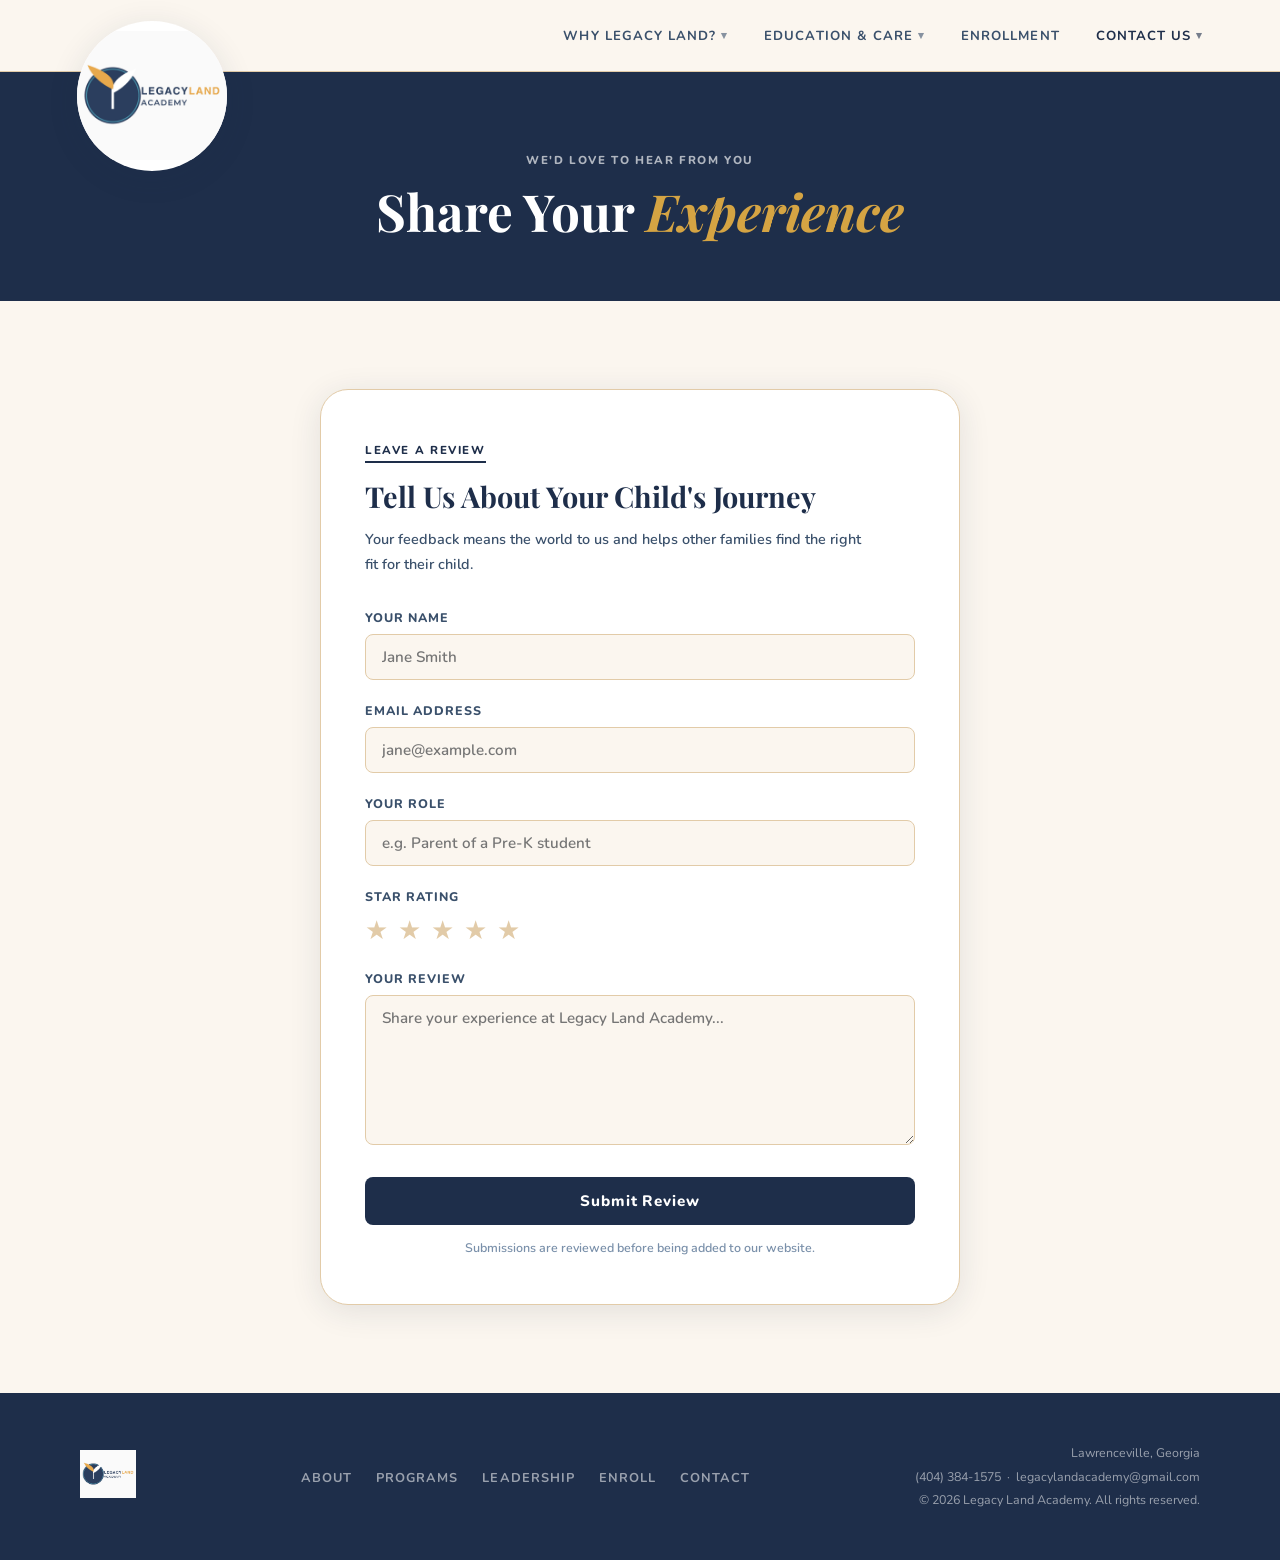
<file: testimonial.html>
<!DOCTYPE html>
<html lang="en">
<head>
<meta charset="UTF-8">
<meta name="viewport" content="width=device-width, initial-scale=1.0">
<meta name="description" content="Share your experience at Legacy Land Academy. We'd love to hear from your family.">
<title>Share Your Experience – Legacy Land Academy</title>
<link href="https://fonts.googleapis.com/css2?family=Nunito:wght@400;600;700;800;900&family=Playfair+Display:ital,wght@0,700;0,900;1,700&display=swap" rel="stylesheet">
<link rel="stylesheet" href="styles.css">
<link rel="icon" href="images/logo.png" type="image/png">
<style>
  .page-hero { background: var(--green); padding: 80px 6% 60px; text-align: center; color: #fff; }
  .page-hero-eyebrow { font-size: 0.72rem; font-weight: 800; text-transform: uppercase; letter-spacing: 0.14em; opacity: 0.65; display: block; margin-bottom: 14px; }
  .page-hero-title { font-family: 'Playfair Display', serif; font-size: clamp(2.2rem, 4vw, 3.2rem); line-height: 1.15; }
  .page-hero-title em { font-style: italic; opacity: 0.85; }

  .testimonial-form-section { padding: 88px 6%; background: var(--cream); }

  .testimonial-form-wrap {
    max-width: 640px; margin: 0 auto;
    background: var(--white);
    border-radius: var(--radius-lg);
    border: 1px solid var(--tan);
    box-shadow: var(--shadow-card);
    padding: 48px 44px;
  }

  .form-group { margin-bottom: 22px; }

  label {
    display: block;
    font-size: 0.78rem; font-weight: 800;
    text-transform: uppercase; letter-spacing: 0.08em;
    color: var(--charcoal-mid); margin-bottom: 8px;
  }

  input[type="text"],
  input[type="email"],
  select,
  textarea {
    width: 100%;
    padding: 12px 16px;
    border: 1.5px solid var(--tan);
    border-radius: 8px;
    font-family: 'Nunito', sans-serif;
    font-size: 0.95rem; font-weight: 600;
    color: var(--charcoal);
    background: var(--cream);
    transition: border-color 0.2s, box-shadow 0.2s;
    outline: none;
    box-sizing: border-box;
  }

  input:focus, textarea:focus, select:focus {
    border-color: var(--green);
    box-shadow: 0 0 0 3px rgba(30,46,74,0.08);
    background: var(--white);
  }

  textarea { resize: vertical; min-height: 150px; }

  .star-select { display: flex; gap: 10px; margin-top: 4px; }

  .star-select input[type="radio"] { display: none; }

  .star-select label {
    font-size: 1.6rem; cursor: pointer; color: var(--tan);
    text-transform: none; letter-spacing: 0; font-weight: 400;
    margin-bottom: 0; padding: 0;
    transition: color 0.15s;
  }

  .star-select input[type="radio"]:checked ~ label,
  .star-select label:hover,
  .star-select label:hover ~ label { color: var(--gold); }

  .star-select { flex-direction: row-reverse; justify-content: flex-end; }
  .star-select label:hover,
  .star-select label:hover ~ label { color: var(--gold); }

  .form-submit {
    width: 100%;
    padding: 14px;
    background: var(--green);
    color: #fff;
    border: none; border-radius: 8px;
    font-family: 'Nunito', sans-serif;
    font-size: 0.95rem; font-weight: 800;
    letter-spacing: 0.06em;
    cursor: pointer;
    transition: background 0.2s, transform 0.2s;
    margin-top: 4px;
  }
  .form-submit:hover { background: var(--green-mid); transform: translateY(-2px); }

  .form-note { text-align: center; font-size: 0.78rem; color: var(--charcoal-light); font-weight: 600; margin-top: 14px; }

  @media (max-width: 600px) {
    .testimonial-form-wrap { padding: 32px 24px; }
  }
</style>
</head>
<body class="page-body">
<script src="nav.js"></script>

<div class="page-hero">
  <span class="page-hero-eyebrow">We'd love to hear from you</span>
  <h1 class="page-hero-title">Share Your <em>Experience</em></h1>
</div>

<section class="testimonial-form-section">
  <div class="testimonial-form-wrap reveal">
    <div class="section-header" style="margin-bottom:32px; text-align:left;">
      <span class="eyebrow">Leave a Review</span>
      <h2 class="section-title" style="font-size:1.8rem;">Tell Us About Your Child's Journey</h2>
      <p class="section-sub" style="font-size:0.9rem; margin:0;">Your feedback means the world to us and helps other families find the right fit for their child.</p>
    </div>

    <form action="https://formspree.io/f/xzdlbybn" method="POST">
      <input type="hidden" name="_subject" value="New Testimonial Submission – Legacy Land Academy">

      <div class="form-group">
        <label for="name">Your Name</label>
        <input type="text" id="name" name="name" placeholder="Jane Smith" required>
      </div>

      <div class="form-group">
        <label for="email">Email Address</label>
        <input type="email" id="email" name="email" placeholder="jane@example.com" required>
      </div>

      <div class="form-group">
        <label for="role">Your Role</label>
        <input type="text" id="role" name="role" placeholder="e.g. Parent of a Pre-K student">
      </div>

      <div class="form-group">
        <label>Star Rating</label>
        <div class="star-select">
          <input type="radio" id="s5" name="rating" value="5 stars"><label for="s5">★</label>
          <input type="radio" id="s4" name="rating" value="4 stars"><label for="s4">★</label>
          <input type="radio" id="s3" name="rating" value="3 stars"><label for="s3">★</label>
          <input type="radio" id="s2" name="rating" value="2 stars"><label for="s2">★</label>
          <input type="radio" id="s1" name="rating" value="1 star"><label for="s1">★</label>
        </div>
      </div>

      <div class="form-group">
        <label for="review">Your Review</label>
        <textarea id="review" name="review" placeholder="Share your experience at Legacy Land Academy..." required></textarea>
      </div>

      <button type="submit" class="form-submit">Submit Review</button>
      <p class="form-note">Submissions are reviewed before being added to our website.</p>
    </form>
  </div>
</section>

<footer>
  <div class="footer-inner">
    <div class="footer-logo"><img src="images/logo.png" alt="Legacy Land Academy"></div>
    <ul class="footer-links">
      <li><a href="about.html">About</a></li>
      <li><a href="programs.html">Programs</a></li>
      <li><a href="leadership.html">Leadership</a></li>
      <li><a href="request-info.html">Enroll</a></li>
      <li><a href="contact.html">Contact</a></li>
    </ul>
    <div class="footer-right">
      Lawrenceville, Georgia<br>
      <a href="tel:4043841575">(404) 384-1575</a> &nbsp;·&nbsp;
      <a href="mailto:legacylandacademy@gmail.com">legacylandacademy@gmail.com</a><br>
      &copy; 2026 Legacy Land Academy. All rights reserved.
    </div>
  </div>
</footer>

<script src="main.js"></script>
</body>
</html>
</file>
<file: styles.css>
/* ── TOKENS ── */
:root {
  --cream: #FBF6EF;
  --white: #FFFFFF;
  --tan: #E2CBA8;
  --tan-dark: #4A9BAF;
  --charcoal: #1E2E4A;
  --charcoal-mid: #3A506B;
  --charcoal-light: #7A90AA;
  --green: #1E2E4A;
  --green-mid: #2A3F63;
  --green-light: #4A9BAF;
  --green-pale: #E8EDF5;
  --gold: #C9963A;
  --gold-pale: #FBF4E3;
  --shadow-soft: 0 2px 16px rgba(30,46,74,0.07);
  --shadow-card: 0 6px 32px rgba(30,46,74,0.11);
  --shadow-float: 0 16px 56px rgba(30,46,74,0.14);
  --radius: 16px;
  --radius-lg: 28px;
}

* { margin: 0; padding: 0; box-sizing: border-box; }
html { scroll-behavior: smooth; }

body {
  font-family: 'Nunito', sans-serif;
  background: var(--cream);
  color: var(--charcoal);
  overflow-x: hidden;
}

/* ── NAV ── */
#site-nav {
  position: fixed; top: 0; left: 0; right: 0; z-index: 1000;
  background: rgba(251,246,239,0.97);
  backdrop-filter: blur(20px);
  border-bottom: 1px solid var(--tan);
  height: 72px;
  display: flex; align-items: center;
  padding: 0 6%;
  justify-content: space-between;
  overflow: visible;
}

.nav-logo {
  position: relative;
  z-index: 1001;
}

.nav-logo img {
  height: 150px; width: 150px;
  border-radius: 50%;
  object-fit: contain;
  display: block;
  border: none;
  box-shadow: var(--shadow-card);
  position: relative;
  top: 60px;
  background: #ffffff;
  transition: height 0.35s ease, width 0.35s ease, top 0.35s ease, box-shadow 0.35s ease;
}

/* Scrolled state — logo shrinks into nav */
#site-nav.scrolled .nav-logo img {
  height: 56px; width: 56px;
  top: 0;
  box-shadow: var(--shadow-soft);
}

#site-nav {
  transition: height 0.35s ease, background 0.35s ease;
}

#site-nav.scrolled {
  height: 64px;
  background: rgba(251,246,239,0.99);
  box-shadow: 0 2px 20px rgba(46,42,37,0.1);
}

.nav-links {
  display: flex; align-items: center; gap: 36px; list-style: none;
}

/* top-level items */
.has-dropdown { position: relative; }

.nav-parent {
  text-decoration: none;
  color: var(--charcoal-mid);
  font-weight: 700;
  font-size: 0.82rem;
  letter-spacing: 0.08em;
  text-transform: uppercase;
  transition: color 0.2s;
  cursor: pointer;
  display: flex; align-items: center; gap: 5px;
}

.has-dropdown .nav-parent::after {
  content: '▾';
  font-size: 0.7rem;
  opacity: 0.6;
  transition: transform 0.2s;
}

.has-dropdown:hover .nav-parent,
.has-dropdown.open .nav-parent { color: var(--green); }
.has-dropdown.open .nav-parent::after { transform: rotate(180deg); }

.nav-parent.active { color: var(--green); }

/* dropdown */
.dropdown {
  display: none;
  position: absolute; top: 100%; left: 50%;
  transform: translateX(-50%);
  padding-top: 12px;
  background: transparent;
  list-style: none;
  min-width: 180px;
  z-index: 1001;
}

.dropdown::before {
  content: '';
  position: absolute; top: 12px; left: 0; right: 0; bottom: 0;
  background: var(--white);
  border: 1px solid var(--tan);
  border-radius: 10px;
  box-shadow: var(--shadow-card);
  z-index: -1;
}

.dropdown li a {
  position: relative; z-index: 1;
}

.has-dropdown.open .dropdown { display: block; }

.dropdown li a {
  display: block;
  padding: 12px 20px;
  text-decoration: none;
  color: var(--charcoal-mid);
  font-size: 0.82rem;
  font-weight: 700;
  letter-spacing: 0.04em;
  transition: background 0.15s, color 0.15s;
}

.dropdown li a:hover,
.dropdown li a.active {
  background: var(--green-pale);
  color: var(--green);
}

/* ── PAGE CHROME ── */
.page-body { padding-top: 72px; }

/* ── SHARED SECTION STYLES ── */
section { position: relative; z-index: 1; }

.section-wrap { max-width: 1120px; margin: 0 auto; }

.section-header { text-align: center; margin-bottom: 56px; }

.eyebrow {
  display: inline-block;
  font-size: 0.72rem; font-weight: 800;
  text-transform: uppercase; letter-spacing: 0.14em;
  color: var(--green);
  border-bottom: 2px solid var(--green);
  padding-bottom: 3px;
  margin-bottom: 16px;
}

.section-title {
  font-family: 'Playfair Display', serif;
  font-size: clamp(1.9rem, 3vw, 2.6rem);
  color: var(--charcoal); line-height: 1.2; margin-bottom: 14px;
}

.section-sub {
  font-size: 0.98rem; color: var(--charcoal-mid);
  max-width: 500px; margin: 0 auto;
  line-height: 1.72; font-weight: 600;
}

/* ── BUTTONS ── */
.btn-primary {
  background: var(--green);
  color: #fff;
  padding: 14px 32px;
  border-radius: 6px;
  font-weight: 800;
  font-size: 0.9rem;
  text-decoration: none;
  letter-spacing: 0.04em;
  transition: background 0.2s, transform 0.2s;
  display: inline-block;
}
.btn-primary:hover { background: var(--green-mid); transform: translateY(-2px); }

.btn-outline {
  background: var(--gold);
  color: var(--white);
  padding: 14px 28px;
  border-radius: 6px;
  font-weight: 800;
  font-size: 0.9rem;
  text-decoration: none;
  letter-spacing: 0.04em;
  border: 2px solid var(--gold);
  transition: background 0.2s, transform 0.2s;
  display: inline-block;
}
.btn-outline:hover { background: #b8842e; border-color: #b8842e; transform: translateY(-2px); }

/* ── SCROLL REVEAL ── */
.reveal { opacity: 0; transform: translateY(24px); transition: opacity 0.55s ease, transform 0.55s ease; }
.reveal.visible { opacity: 1; transform: none; }
.reveal-d1 { transition-delay: 0.05s; }
.reveal-d2 { transition-delay: 0.12s; }
.reveal-d3 { transition-delay: 0.19s; }
.reveal-d4 { transition-delay: 0.26s; }
.reveal-d5 { transition-delay: 0.33s; }
.reveal-d6 { transition-delay: 0.40s; }

/* ── FOOTER ── */
footer {
  background: var(--charcoal);
  color: rgba(255,255,255,0.55);
  padding: 48px 6%;
}

.footer-inner {
  max-width: 1120px; margin: 0 auto;
  display: flex; justify-content: space-between; align-items: center;
  flex-wrap: wrap; gap: 20px;
}

.footer-logo img { height: 48px; width: auto; }

.footer-links {
  display: flex; gap: 24px; list-style: none; flex-wrap: wrap;
}

.footer-links a {
  color: rgba(255,255,255,0.55);
  text-decoration: none;
  font-size: 0.8rem; font-weight: 700;
  text-transform: uppercase; letter-spacing: 0.08em;
  transition: color 0.2s;
}
.footer-links a:hover { color: #fff; }

.footer-right {
  font-size: 0.78rem; line-height: 1.9; text-align: right;
}
.footer-right a { color: rgba(255,255,255,0.55); text-decoration: none; }
.footer-right a:hover { color: #fff; }


/* ── MOBILE NAV ── */
.nav-toggle { display: none; }

body.nav-lock { overflow: hidden; }

@media (max-width: 860px) {
  #site-nav { padding: 0 5%; }

  .nav-logo img {
    height: 64px; width: 64px;
    top: 28px;
  }
  #site-nav.scrolled .nav-logo img { height: 44px; width: 44px; top: 0; }

  .nav-toggle {
    display: flex; flex-direction: column; justify-content: center;
    align-items: flex-end; gap: 5px;
    width: 32px; height: 32px;
    background: none; border: none; cursor: pointer;
    z-index: 1002; position: relative;
  }
  .nav-toggle span {
    display: block; width: 100%; height: 2px;
    background: var(--charcoal);
    transition: transform 0.25s ease, opacity 0.2s ease;
  }
  .nav-toggle.active span:nth-child(1) { transform: translateY(7px) rotate(45deg); }
  .nav-toggle.active span:nth-child(2) { opacity: 0; }
  .nav-toggle.active span:nth-child(3) { transform: translateY(-7px) rotate(-45deg); width: 100%; }

  .nav-links {
    position: fixed; top: 64px; left: 0; right: 0; bottom: 0;
    flex-direction: column; align-items: stretch; gap: 0;
    background: var(--cream);
    padding: 8px 6% 40px;
    overflow-y: auto;
    transform: translateX(100%);
    transition: transform 0.3s ease;
    box-shadow: var(--shadow-card);
  }

  #site-nav.nav-open .nav-links { transform: translateX(0); }

  .nav-links > li {
    width: 100%;
    border-bottom: 1px solid var(--tan);
  }

  .has-dropdown { position: static; }

  .nav-parent {
    width: 100%;
    padding: 18px 0;
    justify-content: space-between;
    font-size: 0.95rem;
  }

  .dropdown {
    display: none;
    position: static;
    transform: none;
    left: auto;
    padding-top: 0;
    min-width: 0;
    width: 100%;
  }

  .has-dropdown.open .dropdown { display: block; }

  .dropdown::before { display: none; }

  .dropdown li a {
    padding: 12px 0 12px 16px;
    font-size: 0.88rem;
  }
}

/* ── BLANK PAGE ── */
.blank-page {
  min-height: calc(100vh - 72px);
  display: flex; flex-direction: column;
  align-items: center; justify-content: center;
  text-align: center; padding: 80px 6%;
}

.page-hero-title em { color: #F5B942; font-style: italic; }

.blank-page-title {
  font-family: 'Playfair Display', serif;
  font-size: clamp(2.2rem, 4vw, 3.2rem);
  color: var(--charcoal); margin-bottom: 16px;
}

.blank-page-sub {
  color: var(--charcoal-light);
  font-size: 1rem; font-weight: 600;
}
</file>
